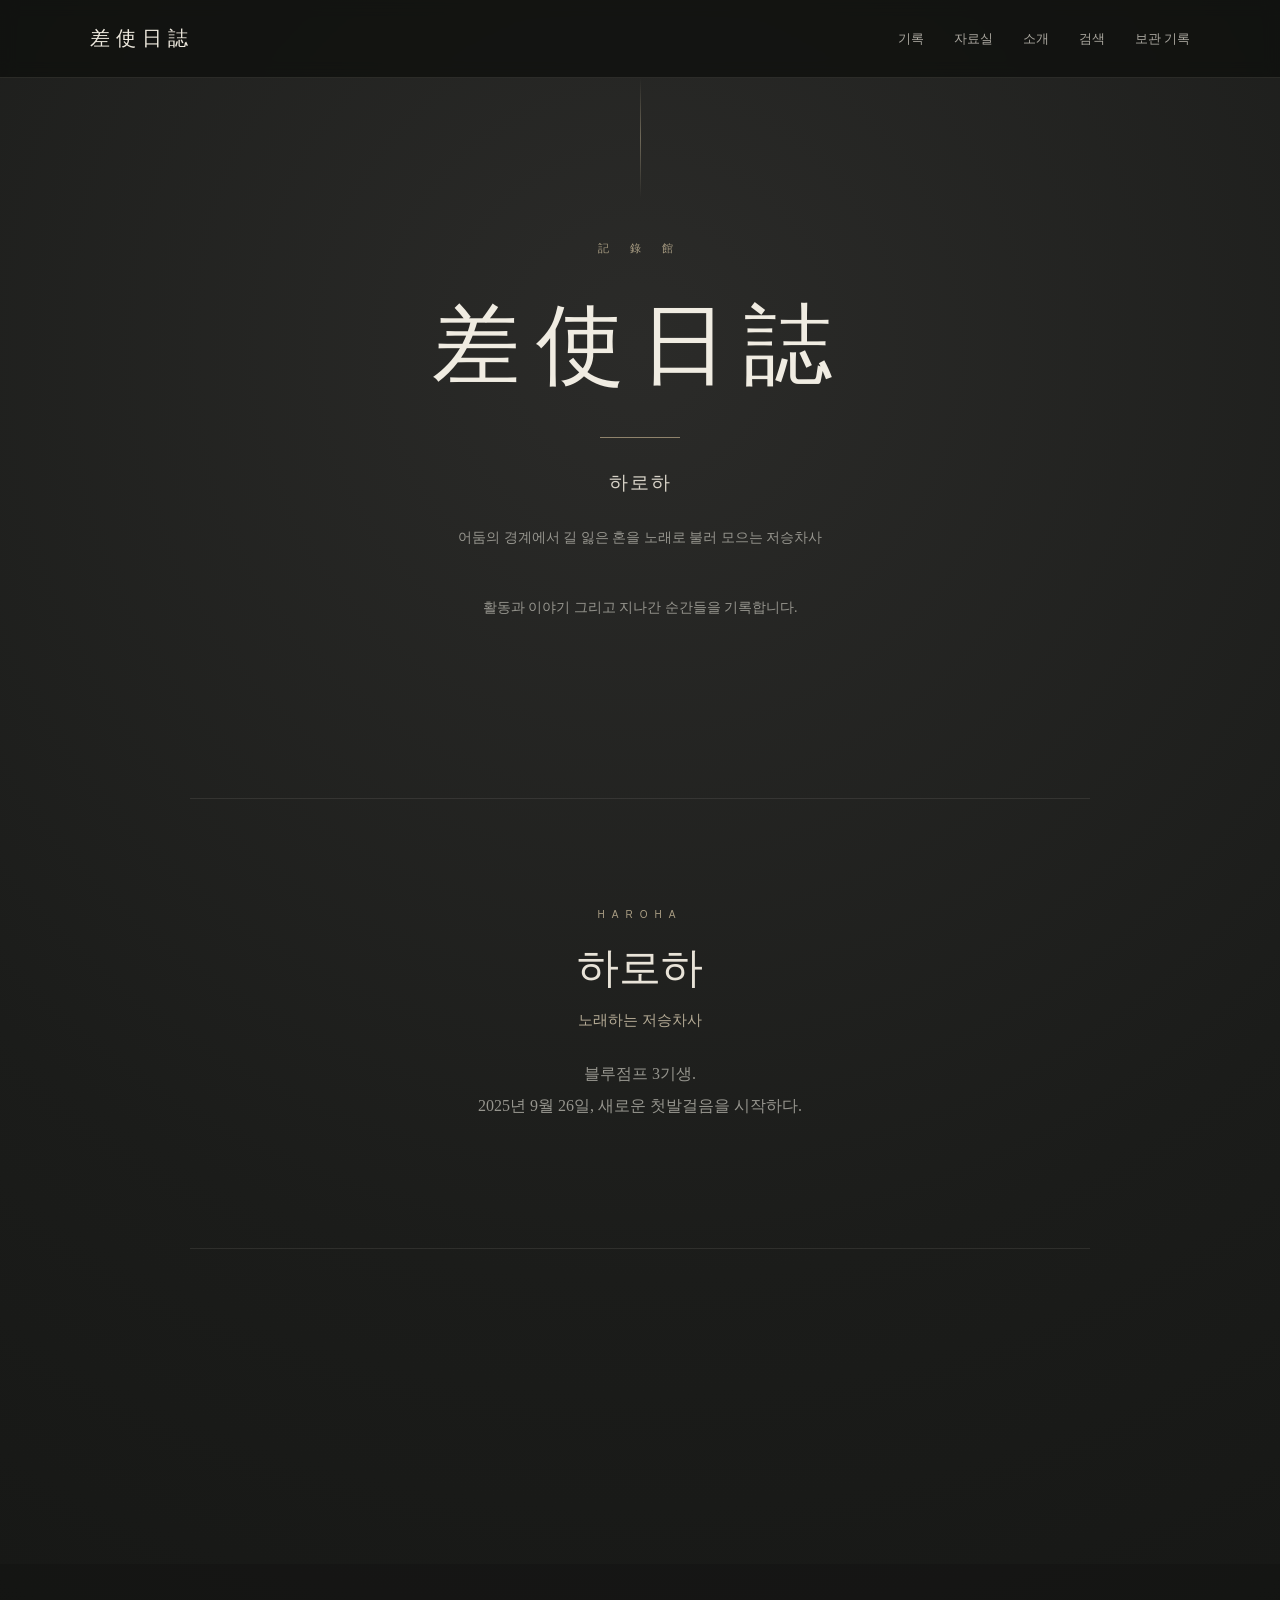
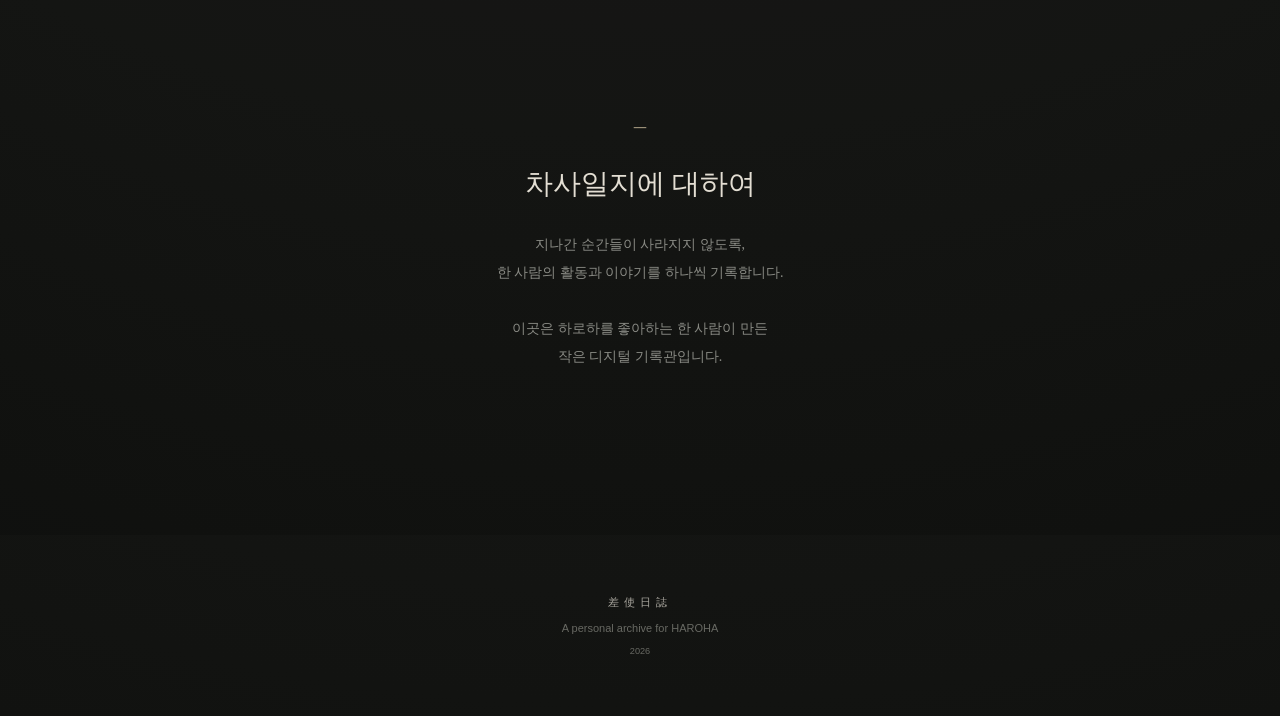
<file: index.html>
<!DOCTYPE html>
<html lang="ko">

<head>
    <meta charset="UTF-8">
    <meta name="viewport" content="width=device-width, initial-scale=1.0">

    <title>差使日誌 | 하로하 기록관</title>

    <link rel="stylesheet" href="style.css">
</head>


<body>

    <!-- 상단 메뉴 -->

    <header>

        <div class="logo">
            差使日誌
        </div>

        <nav>
            <a href="records.html">기록</a>
            <a href="resources.html">자료실</a>
            <a href="about.html">소개</a>
            <a href="search.html">검색</a>
            <a href="bookmarks.html">보관 기록</a>
        </nav>

    </header>


    <!-- 메인 -->

    <main>


        <!-- 첫 화면 -->

        <section class="hero">

            <div class="hero-mark">
                記 錄 館
            </div>

            <h1>
                差使日誌
            </h1>

            <div class="line"></div>

            <p class="hero-subtitle">
                하로하
            </p>

            <p class="hero-description">
                어둠의 경계에서 길 잃은 혼을 노래로 불러 모으는 저승차사
            </p>

            <p class="hero-description">
                    활동과 이야기 그리고 지나간 순간들을 기록합니다.
                </p>

        </section>



        <!-- 하로하 소개 -->

        <section class="profile">

            <div class="profile-label">
                HAROHA
            </div>

            <h2>
                하로하
            </h2>

            <p class="profile-title">
                노래하는 저승차사
            </p>

            <p class="profile-text">
                블루점프 3기생.<br>
                2025년 9월 26일, 새로운 첫발걸음을 시작하다.
            </p>

        </section>



        <!-- 최근 기록 -->

        <section class="recent">

            <div class="section-heading">

                </div>

            </article>


        </section>



        <!-- 사이트 소개 -->

        <section class="about">

            <div class="about-symbol">
                ㅡ
            </div>

            <h2>
                차사일지에 대하여
            </h2>

            <p>
                지나간 순간들이 사라지지 않도록,<br>
                한 사람의 활동과 이야기를 하나씩 기록합니다.
            </p>

            <p>
                이곳은 하로하를 좋아하는 한 사람이 만든<br>
                작은 디지털 기록관입니다.
            </p>

        </section>


    </main>



    <!-- 하단 -->

    <footer>

        <div>
            差使日誌
        </div>

        <p>
            A personal archive for HAROHA
        </p>

        <small>
            2026
        </small>

    </footer>


</body>

</html>
</file>
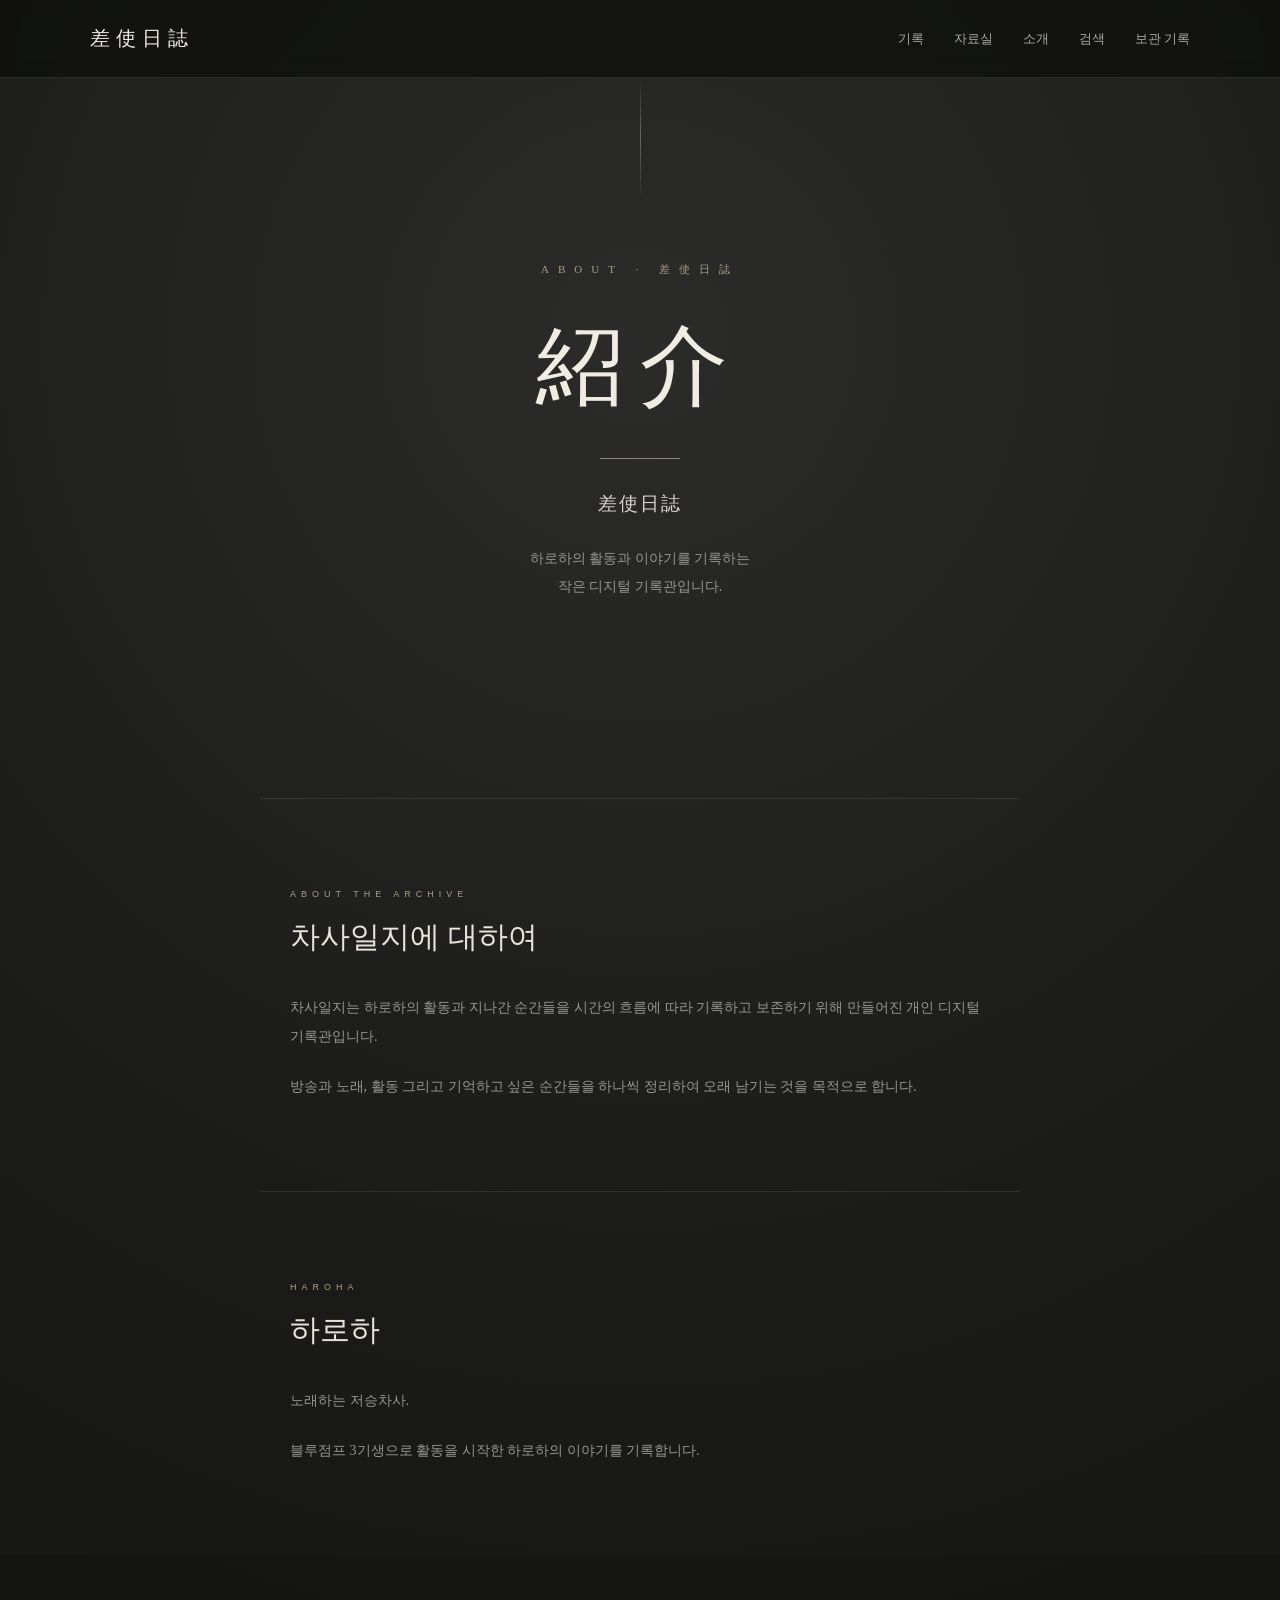
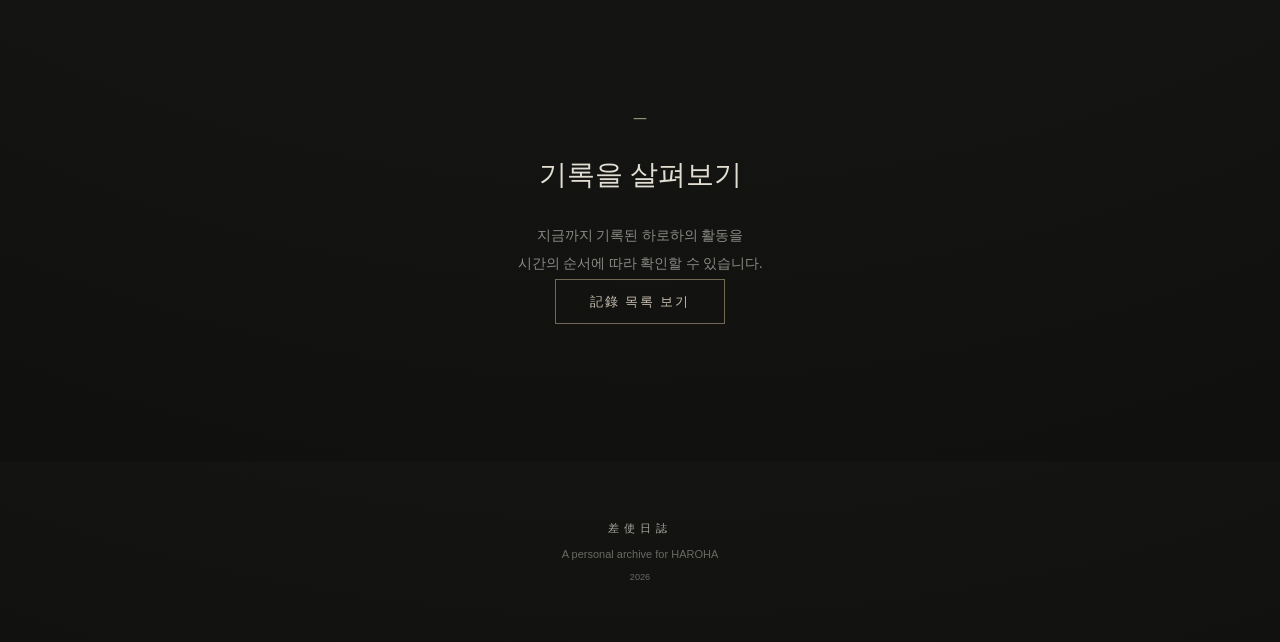
<file: about.html>
<!DOCTYPE html>
<html lang="ko">

<head>

    <meta charset="UTF-8">

    <meta name="viewport"
          content="width=device-width, initial-scale=1.0">

    <title>紹介 | 差使日誌</title>

    <link rel="stylesheet" href="style.css">

</head>


<body>


    <!-- =========================
         상단 메뉴
    ========================== -->

    <header>

        <a href="index.html" class="logo">
            差使日誌
        </a>


        <nav>
<nav>

    <!-- 기록 페이지 -->
    <a href="records.html">
        기록
    </a>

    <!-- 자료실 -->
    <a href="resources.html">
        자료실
    </a>

    <!-- 소개 페이지 -->
    <a href="about.html">
        소개
    </a>

    <!-- 검색 페이지 -->
    <a href="search.html">
        검색
    </a>

    <a href="bookmarks.html">
        보관 기록
    </a>
    
</nav>

    </header>



    <!-- =========================
         메인
    ========================== -->

    <main>


        <!-- =========================
             소개 제목
        ========================== -->

        <section class="hero">

            <div class="hero-mark">
                ABOUT · 差使日誌
            </div>


            <h1>
                紹介
            </h1>


            <div class="line"></div>


            <p class="hero-subtitle">
                差使日誌
            </p>


            <p class="hero-description">
                하로하의 활동과 이야기를 기록하는<br>
                작은 디지털 기록관입니다.
            </p>

        </section>



        <!-- =========================
             기록관 소개
        ========================== -->

        <section class="archive-section">


            <div class="archive-label">
                ABOUT THE ARCHIVE
            </div>


            <h2>
                차사일지에 대하여
            </h2>


            <p>
                차사일지는 하로하의 활동과 지나간 순간들을
                시간의 흐름에 따라 기록하고 보존하기 위해 만들어진
                개인 디지털 기록관입니다.
            </p>


            <p>
                방송과 노래, 활동 그리고 기억하고 싶은 순간들을
                하나씩 정리하여 오래 남기는 것을 목적으로 합니다.
            </p>


        </section>



        <!-- =========================
             하로하 소개
        ========================== -->

        <section class="archive-section">


            <div class="archive-label">
                HAROHA
            </div>


            <h2>
                하로하
            </h2>


            <p>
                노래하는 저승차사.
            </p>


            <p>
                블루점프 3기생으로 활동을 시작한
                하로하의 이야기를 기록합니다.
            </p>


        </section>



        <!-- =========================
             기록 페이지 이동
        ========================== -->

        <section class="about">


            <div class="about-symbol">
                ㅡ
            </div>


            <h2>
                기록을 살펴보기
            </h2>


            <p>
                지금까지 기록된 하로하의 활동을<br>
                시간의 순서에 따라 확인할 수 있습니다.
            </p>


            <a href="records.html" class="main-button">
                記錄 목록 보기
            </a>


        </section>


    </main>



    <!-- =========================
         하단
    ========================== -->

    <footer>


        <div>
            差使日誌
        </div>


        <p>
            A personal archive for HAROHA
        </p>


        <small>
            2026
        </small>


    </footer>


</body>

</html>
</file>
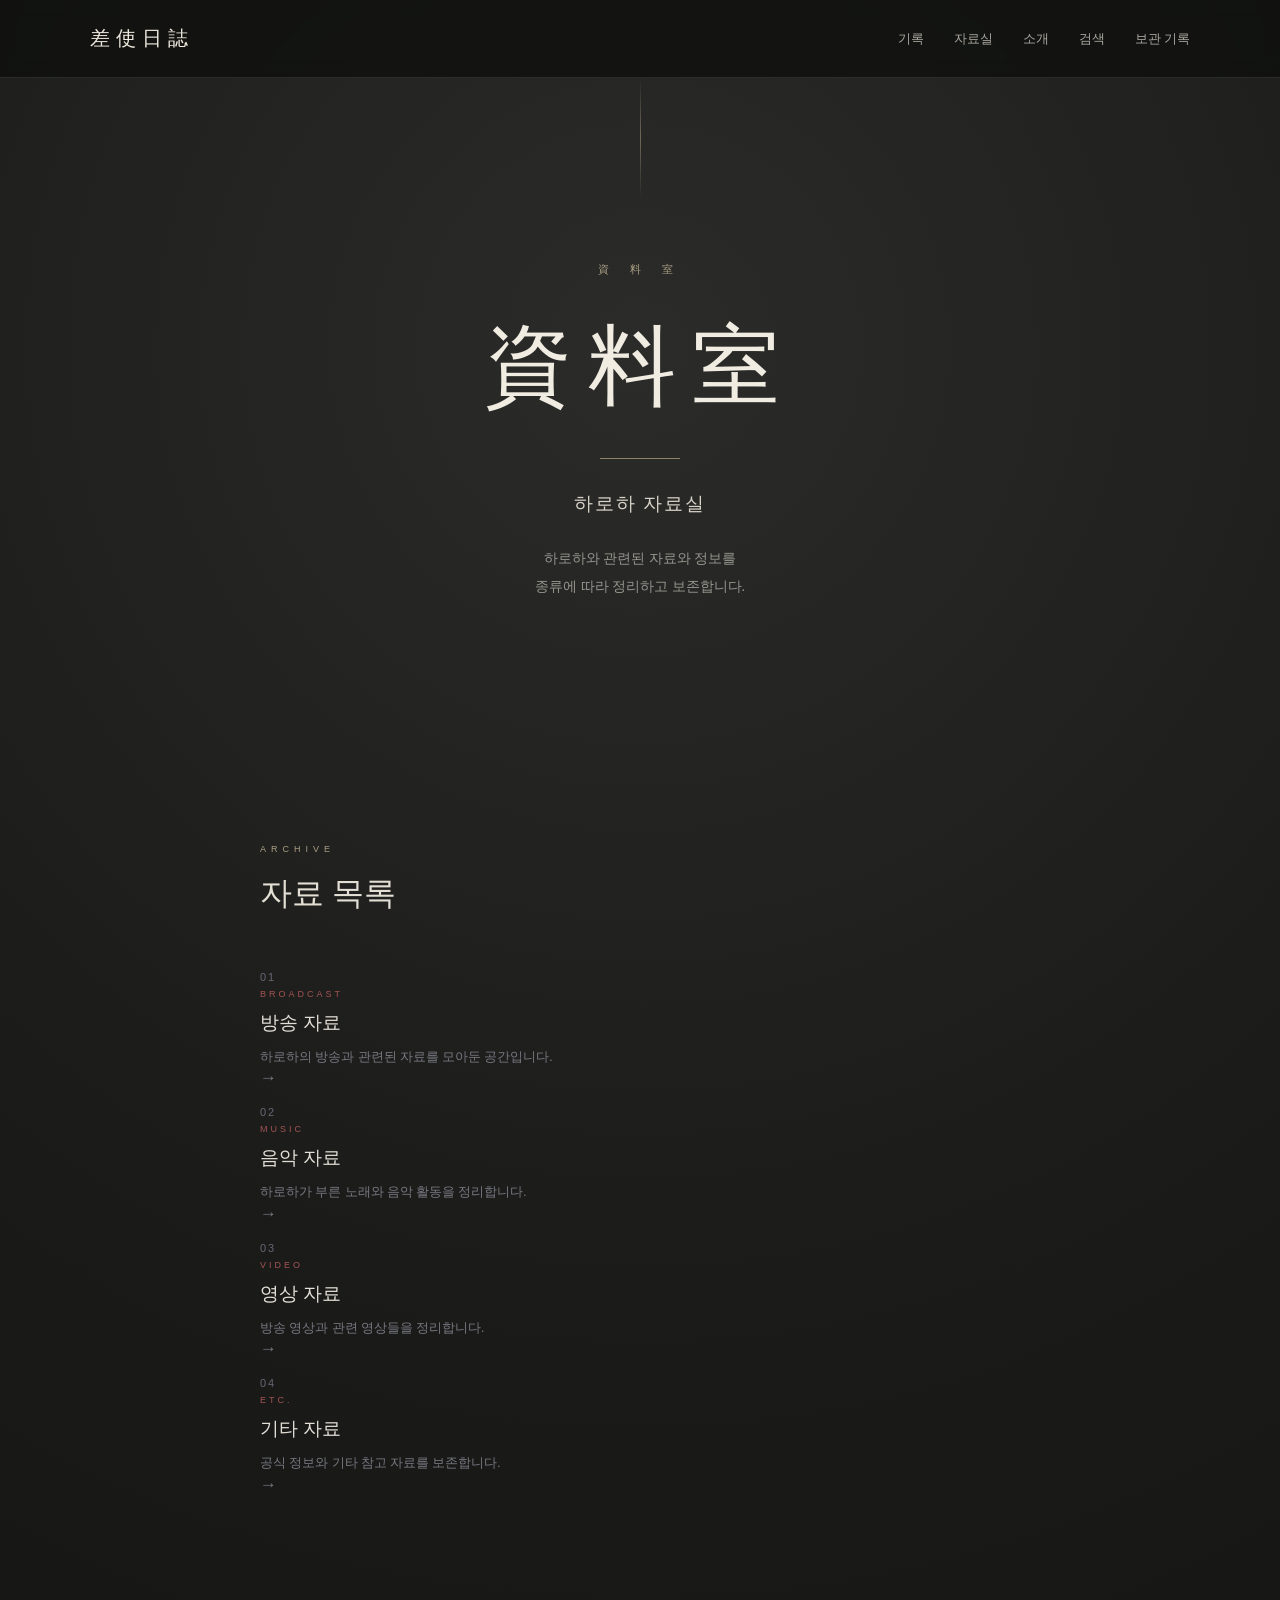
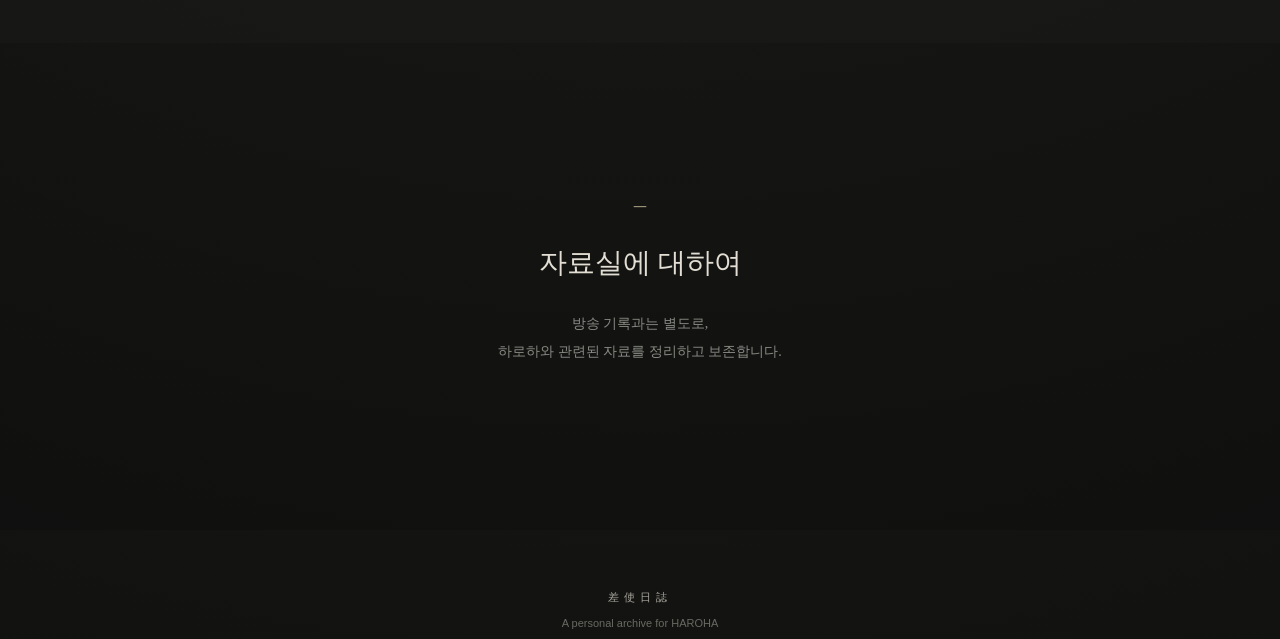
<file: archive.html>
<!DOCTYPE html>
<html lang="ko">

<head>

    <meta charset="UTF-8">

    <meta name="viewport"
          content="width=device-width, initial-scale=1.0">

    <title>資料室 | 差使日誌</title>

    <link rel="stylesheet" href="style.css">

</head>


<body>


    <!-- =========================
         상단 메뉴
    ========================== -->

    <header>

        <a href="index.html" class="logo">
            差使日誌
        </a>


        <nav>

            <a href="records.html">
                기록
            </a>

            <a href="archive.html">
                자료실
            </a>

            <a href="about.html">
                소개
            </a>

            <a href="search.html">
                검색
            </a>

            <a href="bookmarks.html">
                보관 기록
            </a>
            
        </nav>

    </header>



    <!-- =========================
         메인
    ========================== -->

    <main>


        <!-- =========================
             제목
        ========================== -->

        <section class="hero">

            <div class="hero-mark">
                資 料 室
            </div>


            <h1>
                資料室
            </h1>


            <div class="line"></div>


            <p class="hero-subtitle">
                하로하 자료실
            </p>


            <p class="hero-description">
                하로하와 관련된 자료와 정보를<br>
                종류에 따라 정리하고 보존합니다.
            </p>

        </section>



        <!-- =========================
             자료 목록
        ========================== -->

        <section class="record-index">


            <!-- 제목 -->

            <div class="section-heading">

                <span>
                    ARCHIVE
                </span>


                <h2>
                    자료 목록
                </h2>

            </div>



            <!-- =========================
                 방송 자료
            ========================== -->

            <a href="#" class="archive-card">

                <div class="archive-card-number">
                    01
                </div>


                <div class="archive-card-content">

                    <span>
                        BROADCAST
                    </span>


                    <h3>
                        방송 자료
                    </h3>


                    <p>
                        하로하의 방송과 관련된 자료를 모아둔 공간입니다.
                    </p>

                </div>


                <div class="archive-card-arrow">
                    →
                </div>

            </a>



            <!-- =========================
                 음악 자료
            ========================== -->

            <a href="#" class="archive-card">

                <div class="archive-card-number">
                    02
                </div>


                <div class="archive-card-content">

                    <span>
                        MUSIC
                    </span>


                    <h3>
                        음악 자료
                    </h3>


                    <p>
                        하로하가 부른 노래와 음악 활동을 정리합니다.
                    </p>

                </div>


                <div class="archive-card-arrow">
                    →
                </div>

            </a>



            <!-- =========================
                 영상 자료
            ========================== -->

            <a href="#" class="archive-card">

                <div class="archive-card-number">
                    03
                </div>


                <div class="archive-card-content">

                    <span>
                        VIDEO
                    </span>


                    <h3>
                        영상 자료
                    </h3>


                    <p>
                        방송 영상과 관련 영상들을 정리합니다.
                    </p>

                </div>


                <div class="archive-card-arrow">
                    →
                </div>

            </a>



            <!-- =========================
                 기타 자료
            ========================== -->

            <a href="#" class="archive-card">

                <div class="archive-card-number">
                    04
                </div>


                <div class="archive-card-content">

                    <span>
                        ETC.
                    </span>


                    <h3>
                        기타 자료
                    </h3>


                    <p>
                        공식 정보와 기타 참고 자료를 보존합니다.
                    </p>

                </div>


                <div class="archive-card-arrow">
                    →
                </div>

            </a>


        </section>



        <!-- =========================
             안내
        ========================== -->

        <section class="about">


            <div class="about-symbol">
                ㅡ
            </div>


            <h2>
                자료실에 대하여
            </h2>


            <p>
                방송 기록과는 별도로,<br>
                하로하와 관련된 자료를 정리하고 보존합니다.
            </p>


        </section>


    </main>



    <!-- =========================
         하단
    ========================== -->

    <footer>

        <div>
            差使日誌
        </div>


        <p>
            A personal archive for HAROHA
        </p>


        <small>
            2026
        </small>

    </footer>


</body>

</html>
</file>
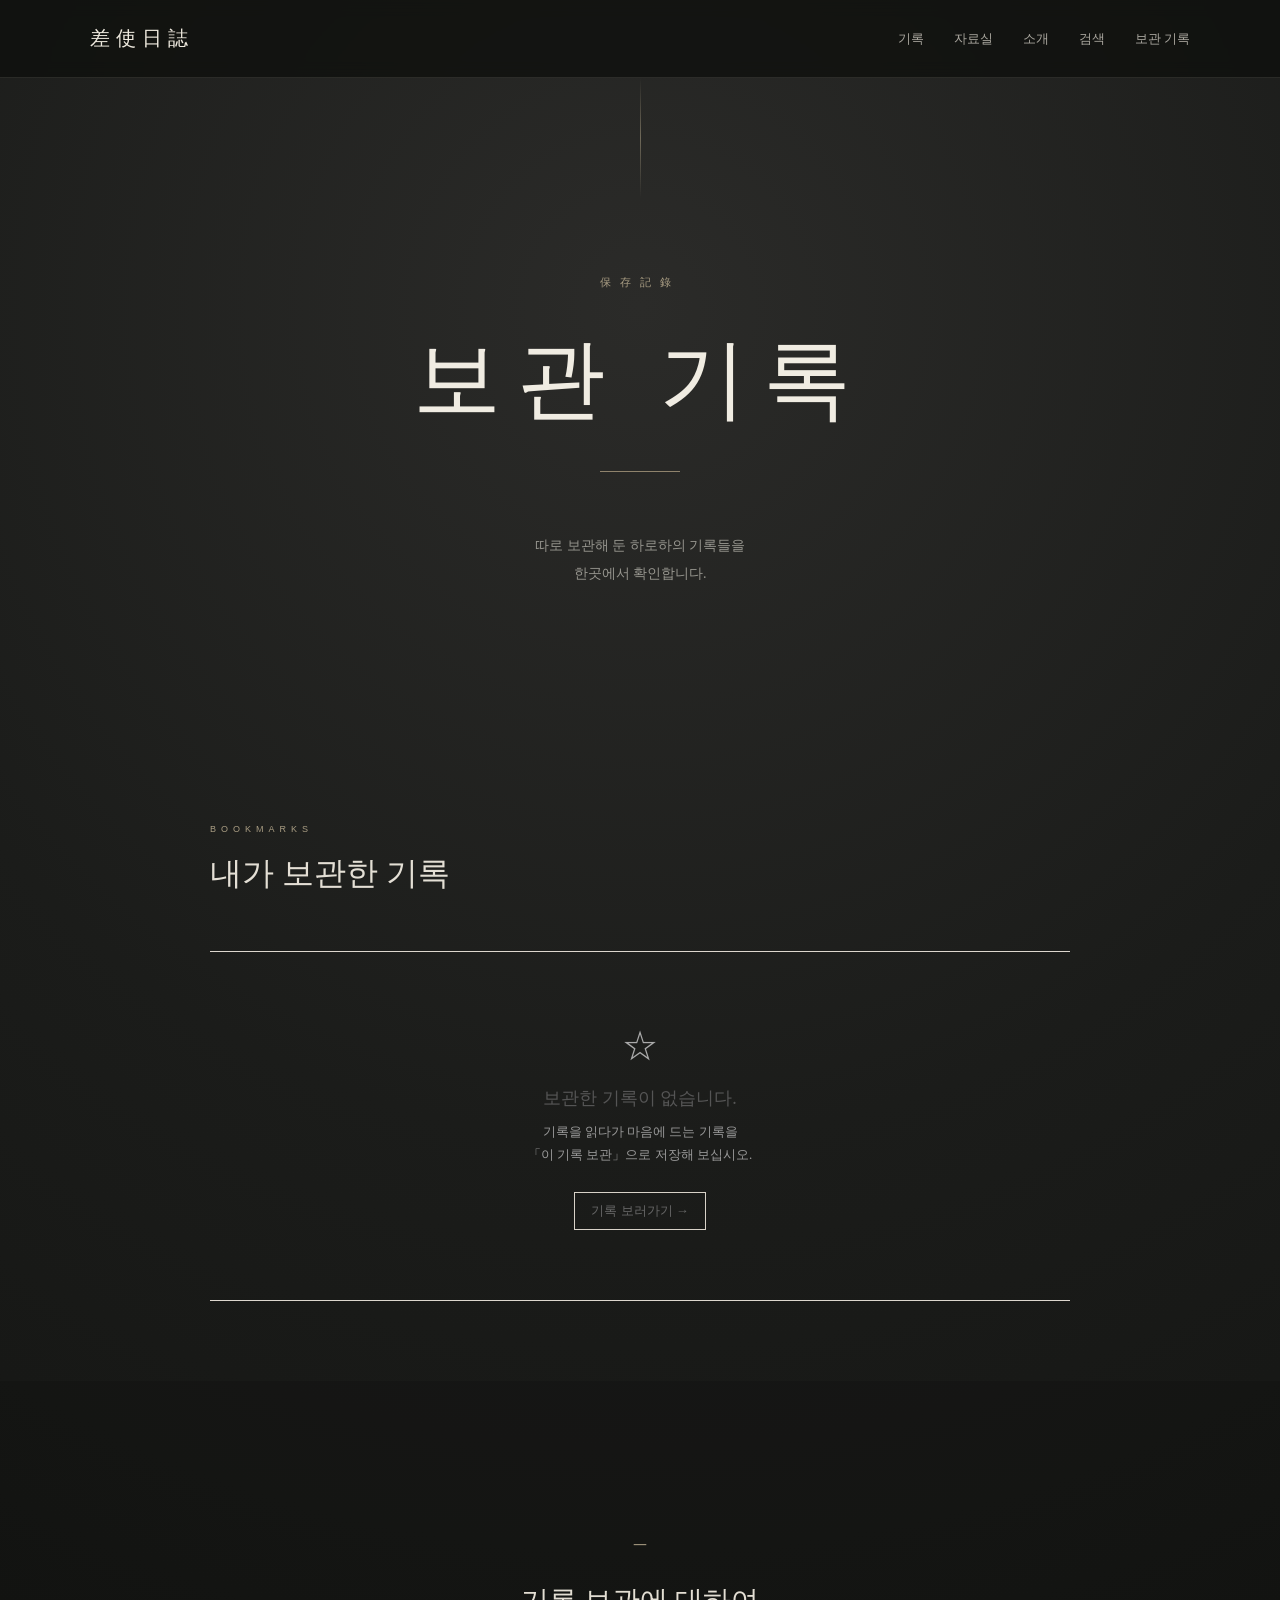
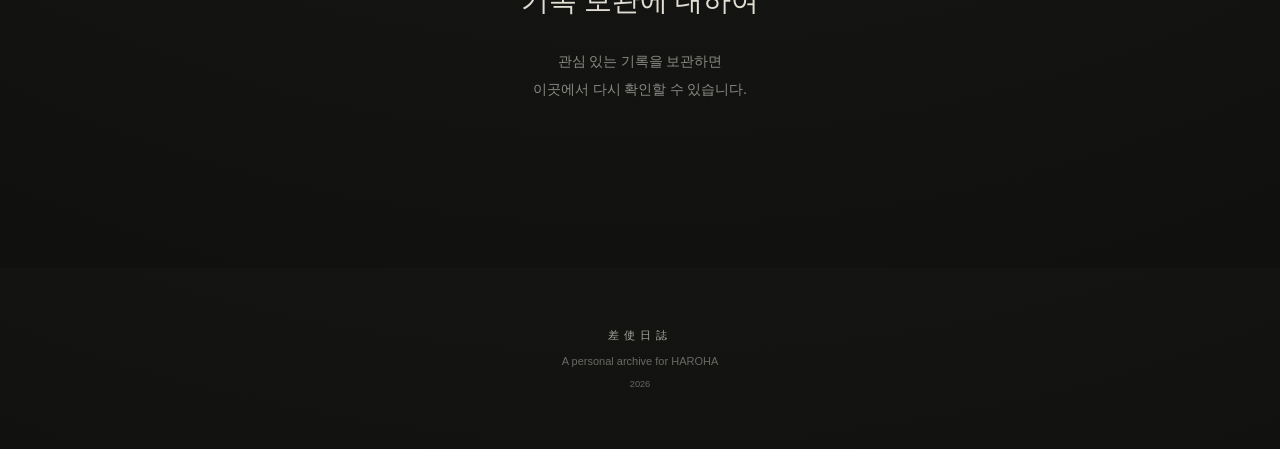
<file: bookmarks.html>
<!DOCTYPE html>
<html lang="ko">

<head>

    <meta charset="UTF-8">

    <meta name="viewport"
          content="width=device-width, initial-scale=1.0">

    <title>保存記錄 | 差使日誌</title>

    <link rel="stylesheet" href="style.css">

    <script src="bookmark.js" defer></script>

</head>


<body>


    <!-- =========================
         상단 메뉴
    ========================== -->

    <header>

        <a href="index.html" class="logo">
            差使日誌
        </a>


        <nav>

            <a href="records.html">
                기록
            </a>

            <a href="resources.html">
                자료실
            </a>

            <a href="about.html">
                소개
            </a>

            <a href="search.html">
                검색
            </a>

            <a href="bookmarks.html">
                보관 기록
            </a>

        </nav>

    </header>



    <!-- =========================
         메인
    ========================== -->

    <main>


        <!-- 제목 -->

        <section class="hero">

            <div class="hero-mark">
                保存記錄
            </div>


            <h1>
                보관 기록
            </h1>


            <div class="line"></div>


            <p class="hero-description">
                따로 보관해 둔 하로하의 기록들을<br>
                한곳에서 확인합니다.
            </p>

        </section>



        <!-- =========================
             보관 기록 목록
        ========================== -->

        <section class="bookmark-index">


            <div class="section-heading">

                <span>
                    BOOKMARKS
                </span>


                <h2>
                    내가 보관한 기록
                </h2>

            </div>


            <!-- 여기에 JavaScript가 기록을 넣음 -->

            <div id="bookmarkList">

                <p class="bookmark-empty">
                    보관한 기록을 불러오는 중...
                </p>

            </div>


        </section>



        <!-- =========================
             안내
        ========================== -->

        <section class="about">

            <div class="about-symbol">
                ㅡ
            </div>


            <h2>
                기록 보관에 대하여
            </h2>


            <p>
                관심 있는 기록을 보관하면<br>
                이곳에서 다시 확인할 수 있습니다.
            </p>

        </section>


    </main>



    <!-- =========================
         하단
    ========================== -->

    <footer>

        <div>
            差使日誌
        </div>


        <p>
            A personal archive for HAROHA
        </p>


        <small>
            2026
        </small>

    </footer>



    <!-- =========================
         보관 기록 표시
    ========================== -->

    <script>

        document.addEventListener(
            "DOMContentLoaded",
            function () {

                const list =
                    document.getElementById(
                        "bookmarkList"
                    );


                const saved =
                    localStorage.getItem(
                        "harohaBookmarks"
                    );


                let bookmarks = [];


                if (saved) {

                    try {

                        bookmarks =
                            JSON.parse(saved);

                    } catch (error) {

                        console.error(
                            "보관 기록을 불러오지 못했습니다.",
                            error
                        );

                    }

                }


                /*
                 * 보관 기록이 없을 경우
                 */

                if (bookmarks.length === 0) {

                    list.innerHTML = `

                        <div class="bookmark-empty-box">

                            <div class="bookmark-empty-symbol">
                                ☆
                            </div>

                            <h3>
                                보관한 기록이 없습니다.
                            </h3>

                            <p>
                                기록을 읽다가 마음에 드는 기록을<br>
                                「이 기록 보관」으로 저장해 보십시오.
                            </p>

                            <a
                                href="records.html"
                                class="bookmark-empty-link"
                            >
                                기록 보러가기 →
                            </a>

                        </div>

                    `;

                    return;

                }


                /*
                 * 결과 개수
                 */

                const count =
                    document.createElement(
                        "div"
                    );


                count.className =
                    "bookmark-count";


                count.textContent =
                    `보관 기록 ${bookmarks.length}건`;


                list.appendChild(count);



                /*
                 * 기록 표시
                 */

                bookmarks.forEach(
                    function (item) {

                        const record =
                            document.createElement(
                                "div"
                            );


                        record.className =
                            "bookmark-record";


                        record.innerHTML = `

                            <a
                                href="${item.url}"
                                class="bookmark-record-link"
                            >

                                <div class="bookmark-record-mark">
                                    記錄
                                    <strong>
                                        ${item.id}
                                    </strong>
                                </div>


                                <div class="bookmark-record-content">

                                    <span class="bookmark-record-date">
                                        ${item.date}
                                    </span>


                                    <h3>
                                        ${item.title}
                                    </h3>

                                </div>


                                <div class="bookmark-record-arrow">
                                    →
                                </div>

                            </a>


                            <button
                                type="button"
                                class="bookmark-remove"
                                data-id="${item.id}"
                            >
                                보관 해제
                            </button>

                        `;


                        list.appendChild(
                            record
                        );

                    }
                );



                /*
                 * 보관 해제
                 */

                document
                    .querySelectorAll(
                        ".bookmark-remove"
                    )
                    .forEach(
                        function (button) {

                            button.addEventListener(
                                "click",
                                function () {

                                    const id =
                                        this.dataset.id;


                                    const saved =
                                        localStorage.getItem(
                                            "harohaBookmarks"
                                        );


                                    if (!saved) {
                                        return;
                                    }


                                    let bookmarks =
                                        JSON.parse(saved);


                                    bookmarks =
                                        bookmarks.filter(
                                            function (item) {
                                                return item.id !== id;
                                            }
                                        );


                                    localStorage.setItem(
                                        "harohaBookmarks",
                                        JSON.stringify(
                                            bookmarks
                                        )
                                    );


                                    location.reload();

                                }
                            );

                        }
                    );

            }
        );

    </script>


</body>

</html>
</file>
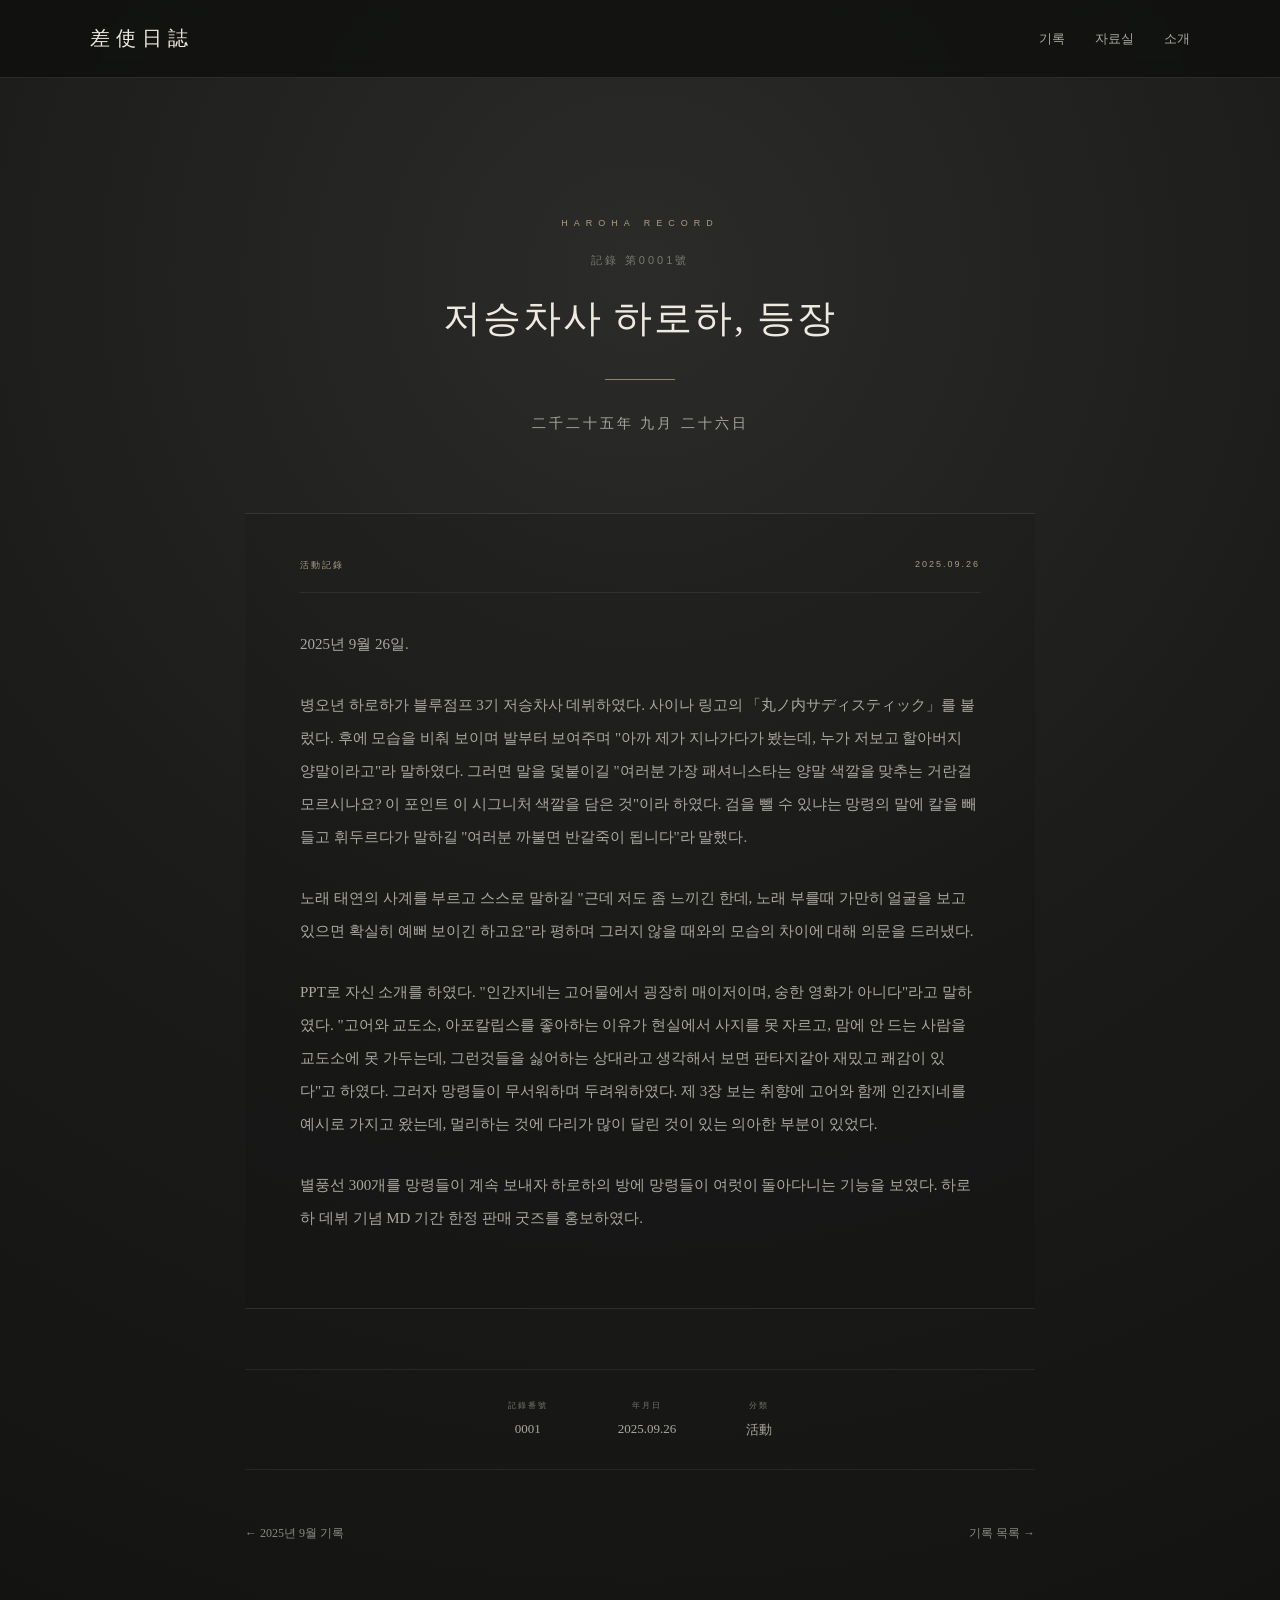
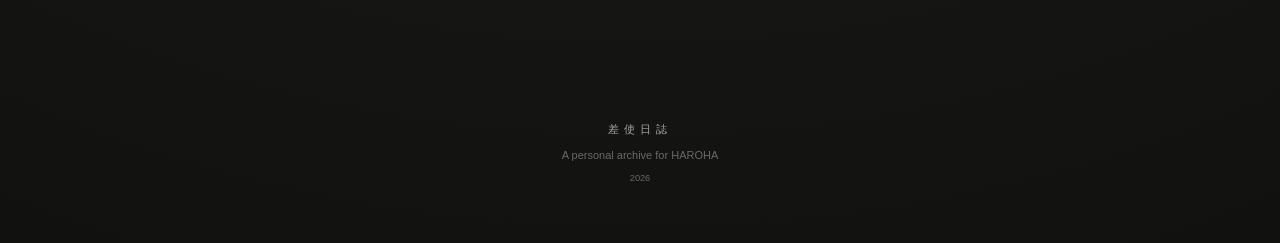
<file: record-0001.html>
<!DOCTYPE html>
<html lang="ko">

<head>

    <meta charset="UTF-8">

    <meta name="viewport"
          content="width=device-width, initial-scale=1.0">

    <title>記錄 第0001號 | 差使日誌</title>

    <link rel="stylesheet" href="style.css">

</head>


<body>


    <!-- 상단 메뉴 -->

    <header>

        <a href="index.html" class="logo">
            差使日誌
        </a>


        <nav>

            <a href="records.html">
                기록
            </a>

            <a href="#">
                자료실
            </a>

            <a href="about.html">
                소개
            </a>

        </nav>

    </header>



    <main>


        <!-- 기록 제목 -->

        <section class="record-detail">


            <div class="record-detail-mark">
                HAROHA RECORD
            </div>


            <p class="record-detail-number">
                記錄 第0001號
            </p>


            <h1>
                저승차사 하로하, 등장
            </h1>


            <div class="record-detail-line"></div>


            <p class="record-detail-date">
                二千二十五年 九月 二十六日
            </p>



            <!-- 기록 본문 -->

            <article class="record-document">


                <div class="document-heading">

                    <span>
                        活動記錄
                    </span>

                    <span>
                        2025.09.26
                    </span>

                </div>


                <p>
                    2025년 9월 26일.
                </p>


                <p>
                    병오년 하로하가 블루점프 3기 저승차사 데뷔하였다. 사이나 링고의 「丸ノ内サディスティック」를 불렀다.
후에 모습을 비춰 보이며 발부터 보여주며 "아까 제가 지나가다가 봤는데, 누가 저보고 할아버지 양말이라고"라 말하였다. 그러면 말을 덫붙이길 "여러분 가장 패셔니스타는 양말 색깔을 맞추는 거란걸 모르시나요? 이 포인트 이 시그니처 색깔을 담은 것"이라 하였다. 검을 뺄 수 있냐는 망령의 말에 칼을 빼들고 휘두르다가 말하길 "여러분 까불면 반갈죽이 됩니다"라 말했다.
                </p>


                <p>
                    노래 태연의 사계를 부르고 스스로 말하길 "근데 저도 좀 느끼긴 한데, 노래 부를때 가만히 얼굴을 보고 있으면 확실히 예뻐 보이긴 하고요"라 평하며 그러지 않을 때와의 모습의 차이에 대해 의문을 드러냈다.

                </p>


                <p>
                    PPT로 자신 소개를 하였다. "인간지네는 고어물에서 굉장히 매이저이며, 숭한 영화가 아니다"라고 말하였다. 
"고어와 교도소, 아포칼립스를 좋아하는 이유가 현실에서 사지를 못 자르고, 맘에 안 드는 사람을 교도소에 못 가두는데, 그런것들을 싫어하는 상대라고 생각해서 보면 판타지같아 재밌고 쾌감이 있다"고 하였다.  그러자 망령들이 무서워하며 두려워하였다.
제 3장 보는 취향에 고어와 함께 인간지네를 예시로 가지고 왔는데, 멀리하는 것에 다리가 많이 달린 것이 있는 의아한 부분이 있었다.

                </p>

                <p>
                    별풍선 300개를 망령들이 계속 보내자 하로하의 방에 망령들이 여럿이 돌아다니는 기능을 보였다. 하로하 데뷔 기념 MD 기간 한정 판매 굿즈를 홍보하였다.

                </p>

            </article>



            <!-- 기록 정보 -->

            <section class="record-information">


                <div>

                    <span>
                        記錄番號
                    </span>

                    <strong>
                        0001
                    </strong>

                </div>


                <div>

                    <span>
                        年月日
                    </span>

                    <strong>
                        2025.09.26
                    </strong>

                </div>


                <div>

                    <span>
                        分類
                    </span>

                    <strong>
                        活動
                    </strong>

                </div>


            </section>



            <!-- 이동 -->

            <div class="record-navigation">


                <a href="records-2025-09.html">
                    ← 2025년 9월 기록
                </a>


                <a href="records.html">
                    기록 목록 →
                </a>


            </div>


        </section>


    </main>



    <!-- 하단 -->

    <footer>

        <div>
            差使日誌
        </div>

        <p>
            A personal archive for HAROHA
        </p>

        <small>
            2026
        </small>

    </footer>


</body>

</html>
</file>
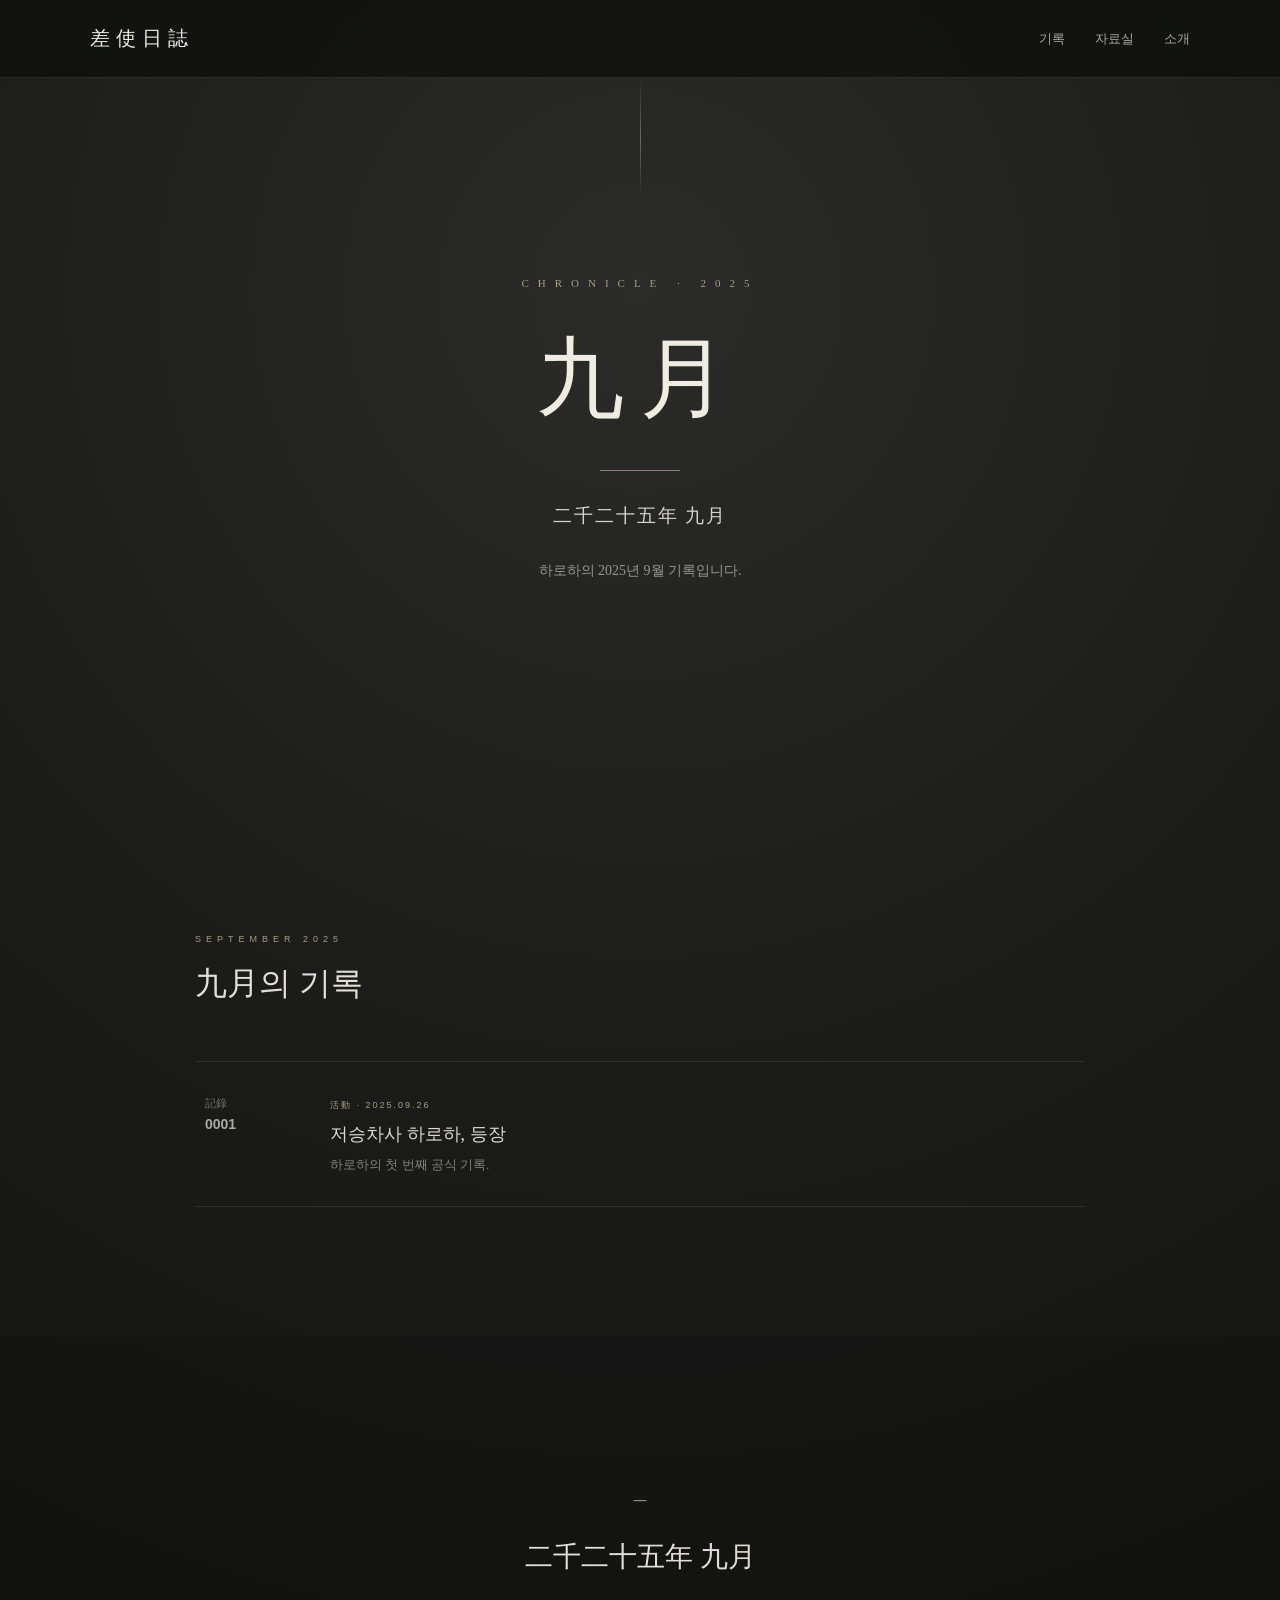
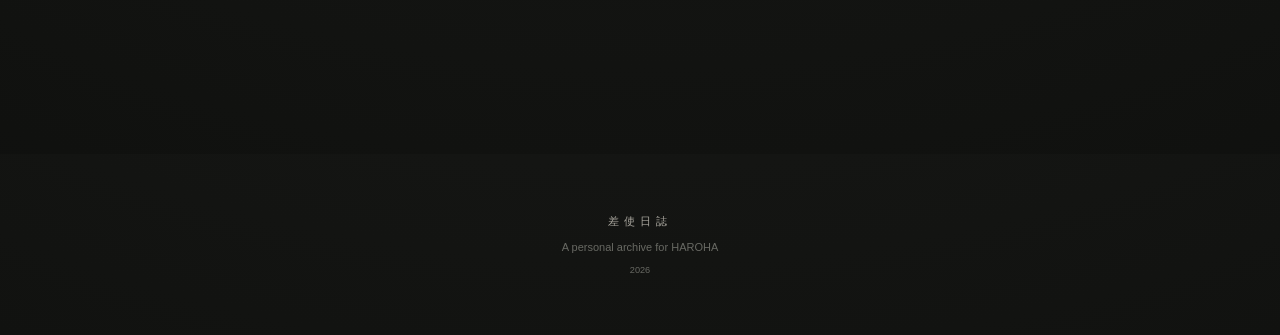
<file: record-2025-09.html>
<!DOCTYPE html>
<html lang="ko">

<head>
    <meta charset="UTF-8">
    <meta name="viewport" content="width=device-width, initial-scale=1.0">

    <title>2025年 9月 | 差使日誌</title>

    <link rel="stylesheet" href="style.css">
</head>


<body>


    <!-- 상단 메뉴 -->

    <header>

        <a href="index.html" class="logo">
            差使日誌
        </a>

        <nav>

            <a href="records.html">
                기록
            </a>

            <a href="#">
                자료실
            </a>

            <a href="about.html">
                소개
            </a>

        </nav>

    </header>



    <main>


        <!-- 월 제목 -->

        <section class="hero">

            <div class="hero-mark">
                CHRONICLE · 2025
            </div>

            <h1>
                九月
            </h1>

            <div class="line"></div>

            <p class="hero-subtitle">
                二千二十五年 九月
            </p>

            <p class="hero-description">

                하로하의 2025년 9월 기록입니다.

            </p>

        </section>



        <!-- 기록 목록 -->

        <section class="recent">


            <div class="section-heading">

                <span>
                    SEPTEMBER 2025
                </span>

                <h2>
                    九月의 기록
                </h2>

            </div>



            <!-- 기록 0001 -->

            <a href="record-0001.html" class="record">

                <div class="record-date">

                    記錄<br>

                    <strong>
                        0001
                    </strong>

                </div>


                <div class="record-content">

                    <span class="record-category">
                        活動 · 2025.09.26
                    </span>

                    <h3>
                        저승차사 하로하, 등장
                    </h3>

                    <p>
                        하로하의 첫 번째 공식 기록.
                    </p>

                </div>

            </a>


        </section>



        <!-- 안내 -->

        <section class="about">

            <div class="about-symbol">
                ㅡ
            </div>

            <h2>
                二千二十五年 九月
            </h2>

            <p>

        </section>


    </main>



    <!-- 하단 -->

    <footer>

        <div>
            差使日誌
        </div>

        <p>
            A personal archive for HAROHA
        </p>

        <small>
            2026
        </small>

    </footer>


</body>

</html>
</file>
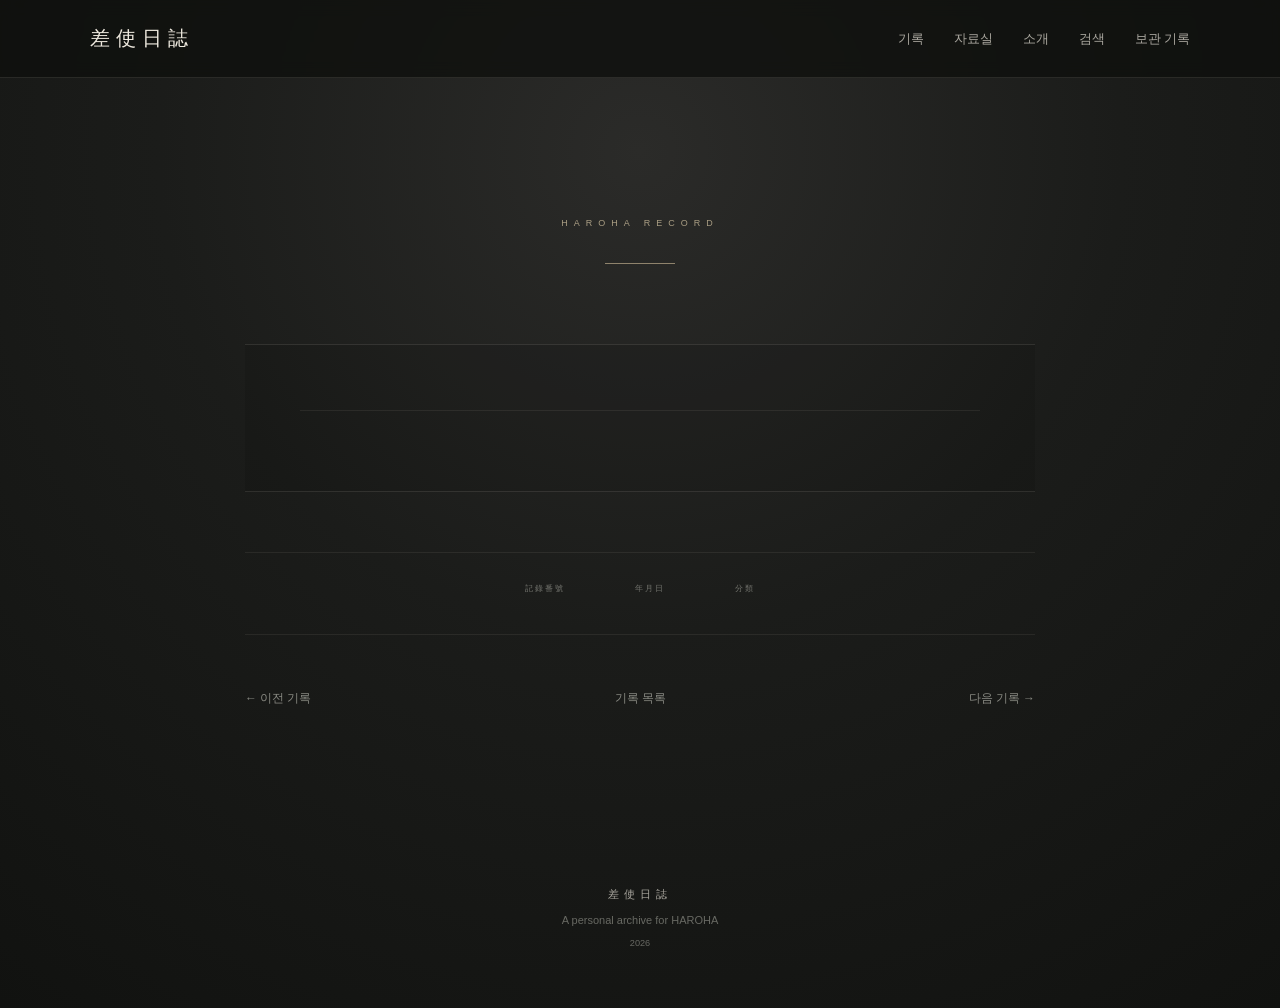
<file: record.html>
<!DOCTYPE html>
<html lang="ko">

<head>

    <meta charset="UTF-8">

    <meta name="viewport"
          content="width=device-width, initial-scale=1.0">

    <title>記錄 | 差使日誌</title>

    <link rel="stylesheet" href="style.css">

    <script src="records.js" defer></script>
    <script src="record.js" defer></script>
    <script src="bookmark.js" defer></script>

</head>


<body>


<header>

    <a href="index.html" class="logo">
        差使日誌
    </a>

    <nav>

        <a href="records.html">
            기록
        </a>

        <a href="resources.html">
            자료실
        </a>

        <a href="about.html">
            소개
        </a>

        <a href="search.html">
            검색
        </a>

        <a href="bookmarks.html">
            보관 기록
        </a>

    </nav>

</header>



<main>

    <section class="record-detail">

        <div class="record-detail-mark">
            HAROHA RECORD
        </div>


        <p class="record-detail-number"
           id="recordNumber">
        </p>


        <h1 id="recordTitle">
        </h1>


        <div class="record-detail-line"></div>


        <p class="record-detail-date"
           id="recordDateKorean">
        </p>



        <article class="record-document">


            <div class="document-heading">

                <span id="recordCategory">
                </span>

                <span id="recordDate">
                </span>

            </div>


            <div id="recordContent">
            </div>


        </article>



        <section class="record-information">


            <div>

                <span>
                    記錄番號
                </span>

                <strong id="recordInfoNumber">
                </strong>

            </div>


            <div>

                <span>
                    年月日
                </span>

                <strong id="recordInfoDate">
                </strong>

            </div>


            <div>

                <span>
                    分類
                </span>

                <strong id="recordInfoCategory">
                </strong>

            </div>


        </section>



        <div class="record-navigation">

            <a id="previousRecord">
                ← 이전 기록
            </a>


            <a href="records.html">
                기록 목록
            </a>


            <a id="nextRecord">
                다음 기록 →
            </a>

        </div>


    </section>

</main>



<footer>

    <div>
        差使日誌
    </div>

    <p>
        A personal archive for HAROHA
    </p>

    <small>
        2026
    </small>

</footer>


</body>

</html>
</file>
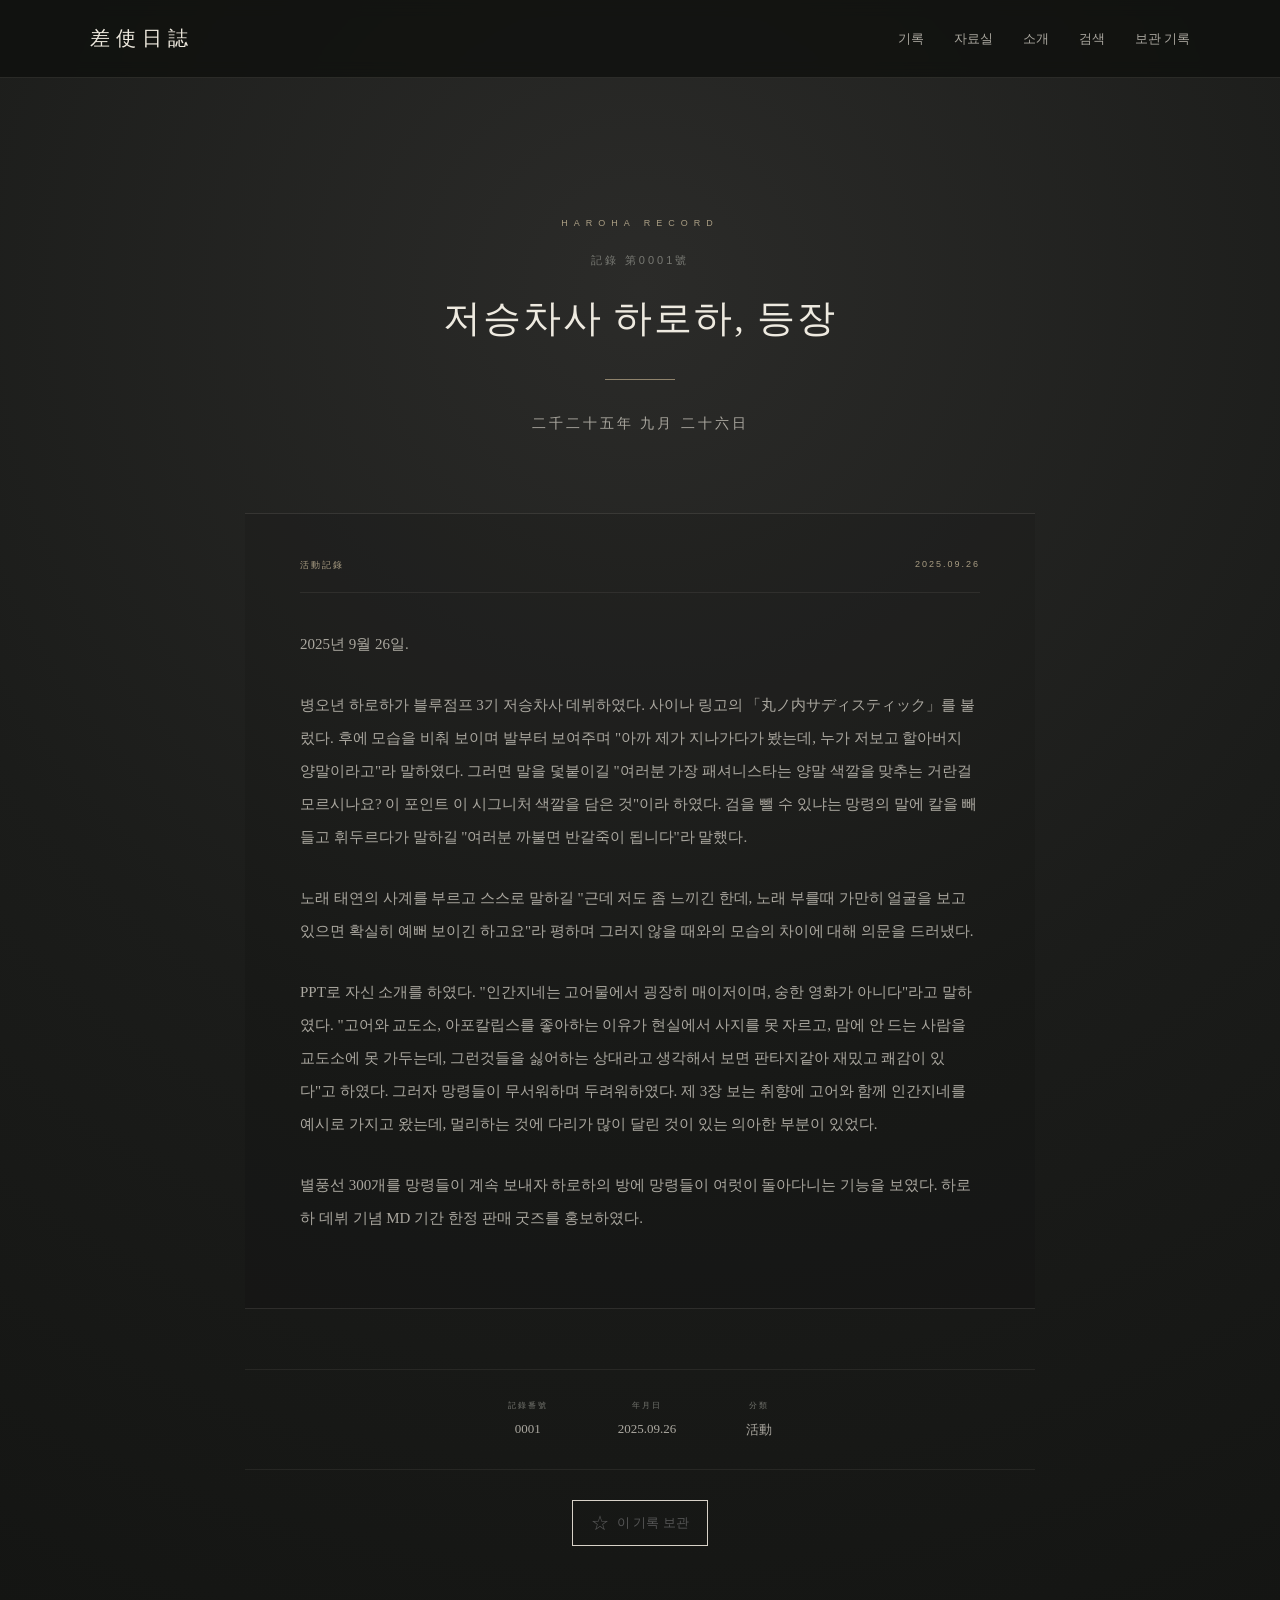
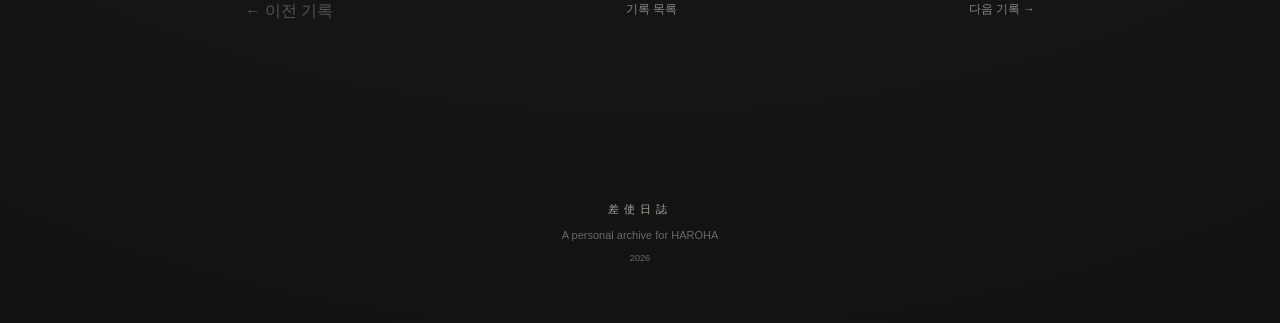
<file: records-0001.html>
<!DOCTYPE html>
<html lang="ko">

<head>

    <meta charset="UTF-8">

    <meta name="viewport"
          content="width=device-width, initial-scale=1.0">

    <title>記錄 第0001號 | 差使日誌</title>

    <link rel="stylesheet" href="style.css">

    <script src="bookmark.js" defer></script>

</head>


<body>


    <!-- 상단 메뉴 -->

    <header>

        <a href="index.html" class="logo">
            差使日誌
        </a>


        <nav>

            <a href="records.html">
                기록
            </a>

            <a href="resources.html">
                자료실
            </a>

            <a href="about.html">
                소개
            </a>

            <a href="search.html">
                검색
            </a>

            <a href="bookmarks.html">
                보관 기록
            </a>
            
        </nav>

    </header>



    <main>


        <!-- 기록 제목 -->

        <section class="record-detail">


            <div class="record-detail-mark">
                HAROHA RECORD
            </div>


            <p class="record-detail-number">
                記錄 第0001號
            </p>


            <h1>
                저승차사 하로하, 등장
            </h1>


            <div class="record-detail-line"></div>


            <p class="record-detail-date">
                二千二十五年 九月 二十六日
            </p>



            <!-- 기록 본문 -->

            <article class="record-document">


                <div class="document-heading">

                    <span>
                        活動記錄
                    </span>

                    <span>
                        2025.09.26
                    </span>

                </div>


                <p>
                    2025년 9월 26일.
                </p>


                <p>
                    병오년 하로하가 블루점프 3기 저승차사 데뷔하였다. 사이나 링고의 「丸ノ内サディスティック」를 불렀다.
                    후에 모습을 비춰 보이며 발부터 보여주며 "아까 제가 지나가다가 봤는데, 누가 저보고 할아버지 양말이라고"라 말하였다.
                    그러면 말을 덫붙이길 "여러분 가장 패셔니스타는 양말 색깔을 맞추는 거란걸 모르시나요? 이 포인트 이 시그니처 색깔을 담은 것"이라 하였다.
                    검을 뺄 수 있냐는 망령의 말에 칼을 빼들고 휘두르다가 말하길 "여러분 까불면 반갈죽이 됩니다"라 말했다.
                </p>


                <p>
                    노래 태연의 사계를 부르고 스스로 말하길 "근데 저도 좀 느끼긴 한데, 노래 부를때 가만히 얼굴을 보고 있으면 확실히 예뻐 보이긴 하고요"라 평하며 그러지 않을 때와의 모습의 차이에 대해 의문을 드러냈다.
                </p>


                <p>
                    PPT로 자신 소개를 하였다. "인간지네는 고어물에서 굉장히 매이저이며, 숭한 영화가 아니다"라고 말하였다.
                    "고어와 교도소, 아포칼립스를 좋아하는 이유가 현실에서 사지를 못 자르고, 맘에 안 드는 사람을 교도소에 못 가두는데,
                    그런것들을 싫어하는 상대라고 생각해서 보면 판타지같아 재밌고 쾌감이 있다"고 하였다.
                    그러자 망령들이 무서워하며 두려워하였다.
                    제 3장 보는 취향에 고어와 함께 인간지네를 예시로 가지고 왔는데, 멀리하는 것에 다리가 많이 달린 것이 있는 의아한 부분이 있었다.
                </p>


                <p>
                    별풍선 300개를 망령들이 계속 보내자 하로하의 방에 망령들이 여럿이 돌아다니는 기능을 보였다.
                    하로하 데뷔 기념 MD 기간 한정 판매 굿즈를 홍보하였다.
                </p>


            </article>



            <!-- 기록 정보 -->

            <section class="record-information">


                <div>

                    <span>
                        記錄番號
                    </span>

                    <strong>
                        0001
                    </strong>

                </div>


                <div>

                    <span>
                        年月日
                    </span>

                    <strong>
                        2025.09.26
                    </strong>

                </div>


                <div>

                    <span>
                        分類
                    </span>

                    <strong>
                        活動
                    </strong>

                </div>


            </section>



            <!-- 북마크 -->

            <div class="record-bookmark">

                <button
                    type="button"
                    class="bookmark-button"
                    onclick="toggleBookmark(
                        '0001',
                        '저승차사 하로하, 등장',
                        '2025.09.26',
                        'records-0001.html'
                    )">

                    <span class="bookmark-icon">
                        ☆
                    </span>

                    <span class="bookmark-text">
                        이 기록 보관
                    </span>

                </button>

            </div>



            <!-- 이동 -->

            <div class="record-navigation">

                <span class="record-nav-disabled">
                    ← 이전 기록
                </span>


                <a href="records.html">
                    기록 목록
                </a>


                <a href="records-0002.html">
                    다음 기록 →
                </a>

            </div>


        </section>


    </main>



    <!-- 하단 -->

    <footer>

        <div>
            差使日誌
        </div>

        <p>
            A personal archive for HAROHA
        </p>

        <small>
            2026
        </small>

    </footer>


</body>

</html>
</file>
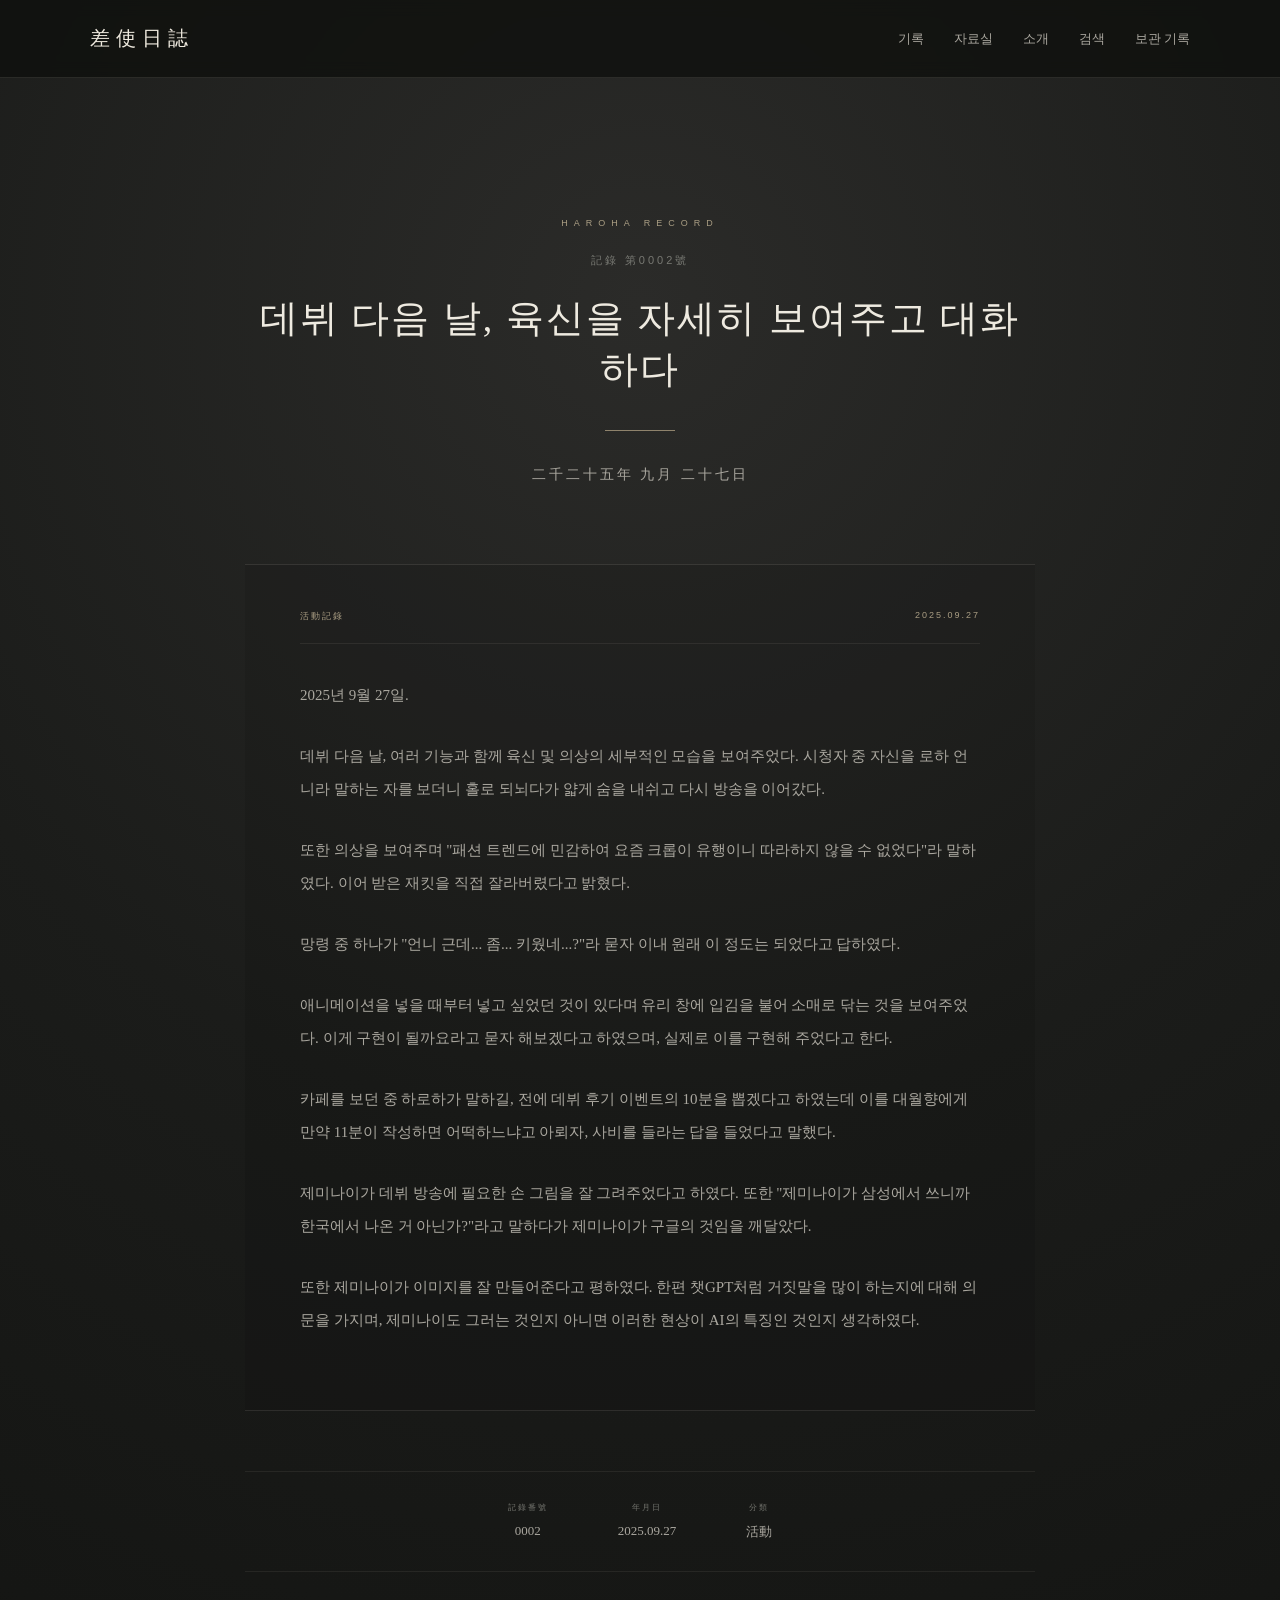
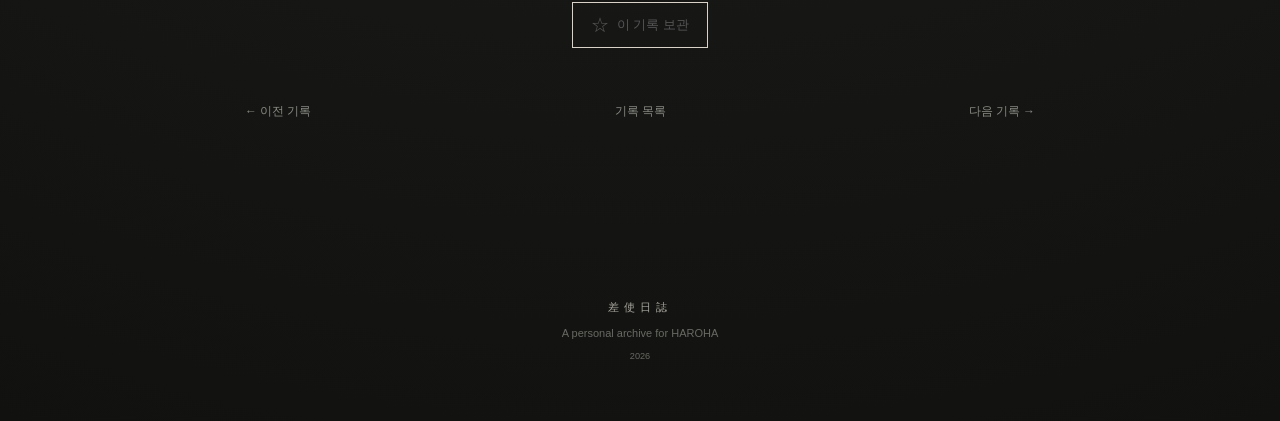
<file: records-0002.html>
<!DOCTYPE html>
<html lang="ko">

<head>

    <meta charset="UTF-8">

    <meta name="viewport"
          content="width=device-width, initial-scale=1.0">

    <title>記錄 第0002號 | 差使日誌</title>

    <link rel="stylesheet" href="style.css">

    <script src="bookmark.js" defer></script>

</head>


<body>


    <!-- 상단 메뉴 -->

    <header>

        <a href="index.html" class="logo">
            差使日誌
        </a>


        <nav>

            <a href="records.html">
                기록
            </a>

            <a href="resources.html">
                자료실
            </a>

            <a href="about.html">
                소개
            </a>

            <a href="search.html">
                검색
            </a>

            <a href="bookmarks.html">
                보관 기록
            </a>

        </nav>

    </header>



    <main>


        <!-- 기록 제목 -->

        <section class="record-detail">


            <div class="record-detail-mark">
                HAROHA RECORD
            </div>


            <p class="record-detail-number">
                記錄 第0002號
            </p>


            <h1>
                데뷔 다음 날, 육신을 자세히 보여주고 대화하다
            </h1>


            <div class="record-detail-line"></div>


            <p class="record-detail-date">
                二千二十五年 九月 二十七日
            </p>



            <!-- 기록 본문 -->

            <article class="record-document">


                <div class="document-heading">

                    <span>
                        活動記錄
                    </span>

                    <span>
                        2025.09.27
                    </span>

                </div>


                <p>
                    2025년 9월 27일.
                </p>


                <p>
                    데뷔 다음 날, 여러 기능과 함께 육신 및 의상의 세부적인 모습을 보여주었다. 시청자 중 자신을 로하 언니라 말하는 자를 보더니 홀로 되뇌다가 얇게 숨을 내쉬고 다시 방송을 이어갔다.
                </p>


                <p>
                    또한 의상을 보여주며 "패션 트렌드에 민감하여 요즘 크롭이 유행이니 따라하지 않을 수 없었다"라 말하였다. 이어 받은 재킷을 직접 잘라버렸다고 밝혔다.
                </p>


                <p>
                    망령 중 하나가 "언니 근데... 좀... 키웠네...?"라 묻자 이내 원래 이 정도는 되었다고 답하였다.
                </p>


                <p>
                    애니메이션을 넣을 때부터 넣고 싶었던 것이 있다며 유리 창에 입김을 불어 소매로 닦는 것을 보여주었다. 이게 구현이 될까요라고 묻자 해보겠다고 하였으며, 실제로 이를 구현해 주었다고 한다.
                </p>


                <p>
                    카페를 보던 중 하로하가 말하길, 전에 데뷔 후기 이벤트의 10분을 뽑겠다고 하였는데 이를 대월향에게 만약 11분이 작성하면 어떡하느냐고 아뢰자, 사비를 들라는 답을 들었다고 말했다.
                </p>


                <p>
                    제미나이가 데뷔 방송에 필요한 손 그림을 잘 그려주었다고 하였다. 또한 "제미나이가 삼성에서 쓰니까 한국에서 나온 거 아닌가?"라고 말하다가 제미나이가 구글의 것임을 깨달았다.
                </p>


                <p>
                    또한 제미나이가 이미지를 잘 만들어준다고 평하였다. 한편 챗GPT처럼 거짓말을 많이 하는지에 대해 의문을 가지며, 제미나이도 그러는 것인지 아니면 이러한 현상이 AI의 특징인 것인지 생각하였다.
                </p>


            </article>



            <!-- 기록 정보 -->

            <section class="record-information">


                <div>

                    <span>
                        記錄番號
                    </span>

                    <strong>
                        0002
                    </strong>

                </div>


                <div>

                    <span>
                        年月日
                    </span>

                    <strong>
                        2025.09.27
                    </strong>

                </div>


                <div>

                    <span>
                        分類
                    </span>

                    <strong>
                        活動
                    </strong>

                </div>


            </section>



            <!-- 북마크 -->

            <div class="record-bookmark">

                <button
                    type="button"
                    class="bookmark-button"
                    onclick="toggleBookmark(
                        '0002',
                        '데뷔 다음 날, 육신을 자세히 보여주고 대화하다',
                        '2025.09.27',
                        'records-0002.html'
                    )">

                    <span class="bookmark-icon">
                        ☆
                    </span>

                    <span class="bookmark-text">
                        이 기록 보관
                    </span>

                </button>

            </div>



            <!-- 이동 -->

            <div class="record-navigation">

                <a href="records-0001.html">
                    ← 이전 기록
                </a>


                <a href="records.html">
                    기록 목록
                </a>


                <a href="records-0003.html">
                    다음 기록 →
                </a>

            </div>


        </section>


    </main>



    <!-- 하단 -->

    <footer>

        <div>
            差使日誌
        </div>

        <p>
            A personal archive for HAROHA
        </p>

        <small>
            2026
        </small>

    </footer>


</body>

</html>
</file>
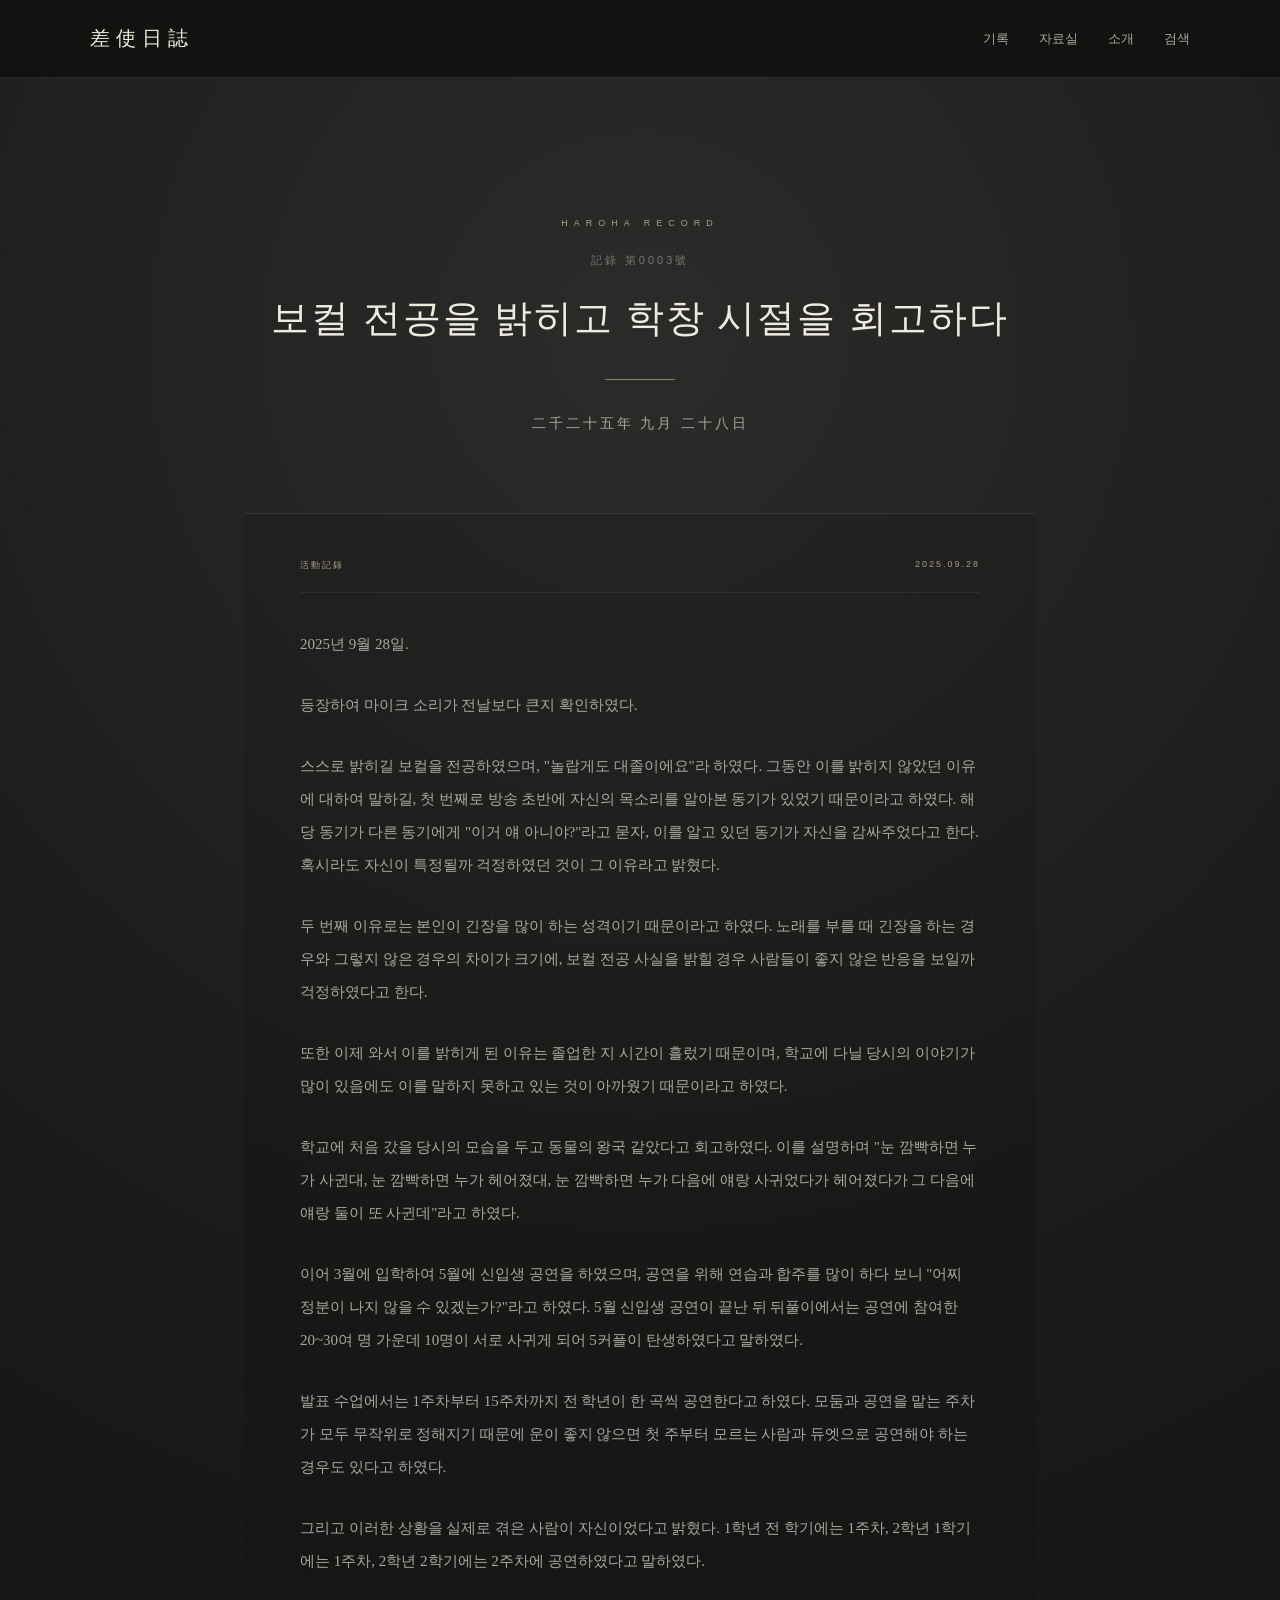
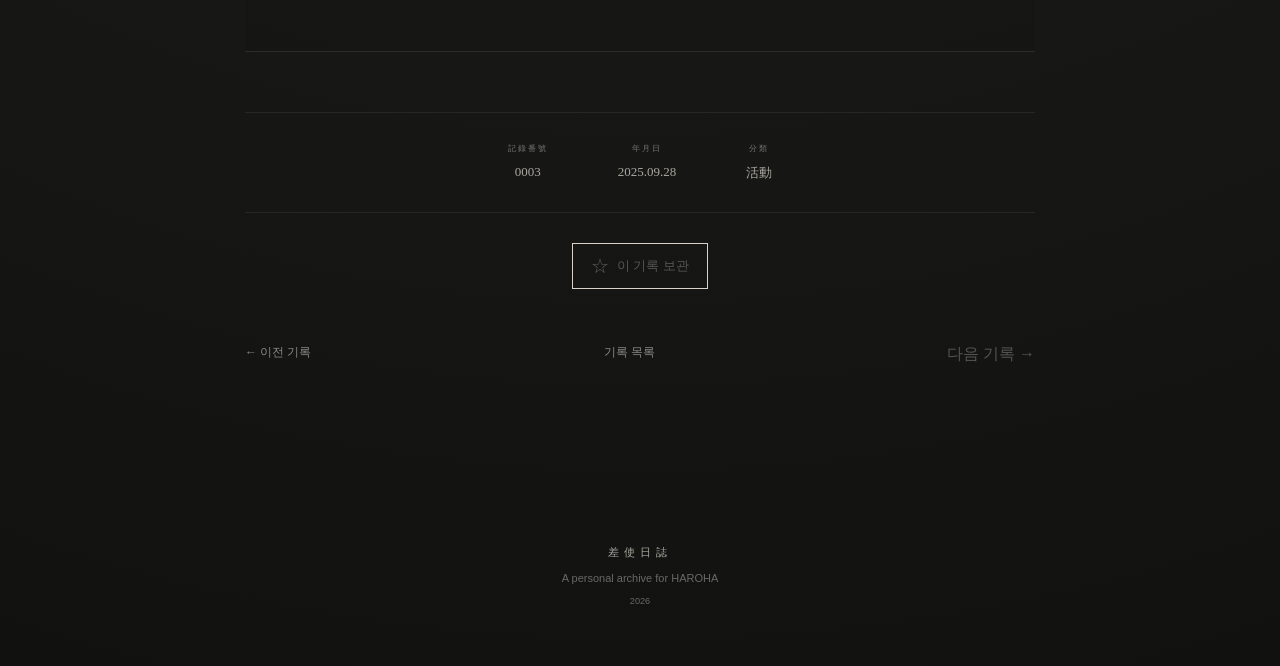
<file: records-0003.html>
<!DOCTYPE html>
<html lang="ko">

<head>

    <meta charset="UTF-8">

    <meta name="viewport"
          content="width=device-width, initial-scale=1.0">

    <title>記錄 第0003號 | 差使日誌</title>

    <link rel="stylesheet" href="style.css">

    <script src="bookmark.js" defer></script>

</head>


<body>


    <!-- 상단 메뉴 -->

    <header>

        <a href="index.html" class="logo">
            差使日誌
        </a>


        <nav>

            <a href="records.html">
                기록
            </a>

            <a href="resources.html">
                자료실
            </a>

            <a href="about.html">
                소개
            </a>

            <a href="search.html">
                검색
            </a>

        </nav>

    </header>



    <main>


        <!-- 기록 제목 -->

        <section class="record-detail">


            <div class="record-detail-mark">
                HAROHA RECORD
            </div>


            <p class="record-detail-number">
                記錄 第0003號
            </p>


            <h1>
                보컬 전공을 밝히고 학창 시절을 회고하다
            </h1>


            <div class="record-detail-line"></div>


            <p class="record-detail-date">
                二千二十五年 九月 二十八日
            </p>



            <!-- 기록 본문 -->

            <article class="record-document">


                <div class="document-heading">

                    <span>
                        活動記錄
                    </span>

                    <span>
                        2025.09.28
                    </span>

                </div>


                <p>
                    2025년 9월 28일.
                </p>


                <p>
                    등장하여 마이크 소리가 전날보다 큰지 확인하였다.
                </p>


                <p>
                    스스로 밝히길 보컬을 전공하였으며, "놀랍게도 대졸이에요"라 하였다. 그동안 이를 밝히지 않았던 이유에 대하여 말하길, 첫 번째로 방송 초반에 자신의 목소리를 알아본 동기가 있었기 때문이라고 하였다. 해당 동기가 다른 동기에게 "이거 얘 아니야?"라고 묻자, 이를 알고 있던 동기가 자신을 감싸주었다고 한다. 혹시라도 자신이 특정될까 걱정하였던 것이 그 이유라고 밝혔다.
                </p>


                <p>
                    두 번째 이유로는 본인이 긴장을 많이 하는 성격이기 때문이라고 하였다. 노래를 부를 때 긴장을 하는 경우와 그렇지 않은 경우의 차이가 크기에, 보컬 전공 사실을 밝힐 경우 사람들이 좋지 않은 반응을 보일까 걱정하였다고 한다.
                </p>


                <p>
                    또한 이제 와서 이를 밝히게 된 이유는 졸업한 지 시간이 흘렀기 때문이며, 학교에 다닐 당시의 이야기가 많이 있음에도 이를 말하지 못하고 있는 것이 아까웠기 때문이라고 하였다.
                </p>


                <p>
                    학교에 처음 갔을 당시의 모습을 두고 동물의 왕국 같았다고 회고하였다. 이를 설명하며 "눈 깜빡하면 누가 사귄대, 눈 깜빡하면 누가 헤어졌대, 눈 깜빡하면 누가 다음에 얘랑 사귀었다가 헤어졌다가 그 다음에 얘랑 둘이 또 사귄데"라고 하였다.
                </p>


                <p>
                    이어 3월에 입학하여 5월에 신입생 공연을 하였으며, 공연을 위해 연습과 합주를 많이 하다 보니 "어찌 정분이 나지 않을 수 있겠는가?"라고 하였다. 5월 신입생 공연이 끝난 뒤 뒤풀이에서는 공연에 참여한 20~30여 명 가운데 10명이 서로 사귀게 되어 5커플이 탄생하였다고 말하였다.
                </p>


                <p>
                    발표 수업에서는 1주차부터 15주차까지 전 학년이 한 곡씩 공연한다고 하였다. 모둠과 공연을 맡는 주차가 모두 무작위로 정해지기 때문에 운이 좋지 않으면 첫 주부터 모르는 사람과 듀엣으로 공연해야 하는 경우도 있다고 하였다.
                </p>


                <p>
                    그리고 이러한 상황을 실제로 겪은 사람이 자신이었다고 밝혔다. 1학년 전 학기에는 1주차, 2학년 1학기에는 1주차, 2학년 2학기에는 2주차에 공연하였다고 말하였다.
                </p>


            </article>



            <!-- 기록 정보 -->

            <section class="record-information">


                <div>

                    <span>
                        記錄番號
                    </span>

                    <strong>
                        0003
                    </strong>

                </div>


                <div>

                    <span>
                        年月日
                    </span>

                    <strong>
                        2025.09.28
                    </strong>

                </div>


                <div>

                    <span>
                        分類
                    </span>

                    <strong>
                        活動
                    </strong>

                </div>


            </section>



            <!-- 북마크 -->

            <div class="record-bookmark">

                <button
                    type="button"
                    class="bookmark-button"
                    onclick="toggleBookmark(
                        '0003',
                        '보컬 전공을 밝히고 학창 시절을 회고하다',
                        '2025.09.28',
                        'records-0003.html'
                    )">

                    <span class="bookmark-icon">
                        ☆
                    </span>

                    <span class="bookmark-text">
                        이 기록 보관
                    </span>

                </button>

            </div>



            <!-- 이동 -->

            <div class="record-navigation">

                <a href="records-0002.html">
                    ← 이전 기록
                </a>


                <a href="records.html">
                    기록 목록
                </a>


                <span class="record-nav-disabled">
                    다음 기록 →
                </span>

            </div>


        </section>


    </main>



    <!-- 하단 -->

    <footer>

        <div>
            差使日誌
        </div>

        <p>
            A personal archive for HAROHA
        </p>

        <small>
            2026
        </small>

    </footer>


</body>

</html>
</file>
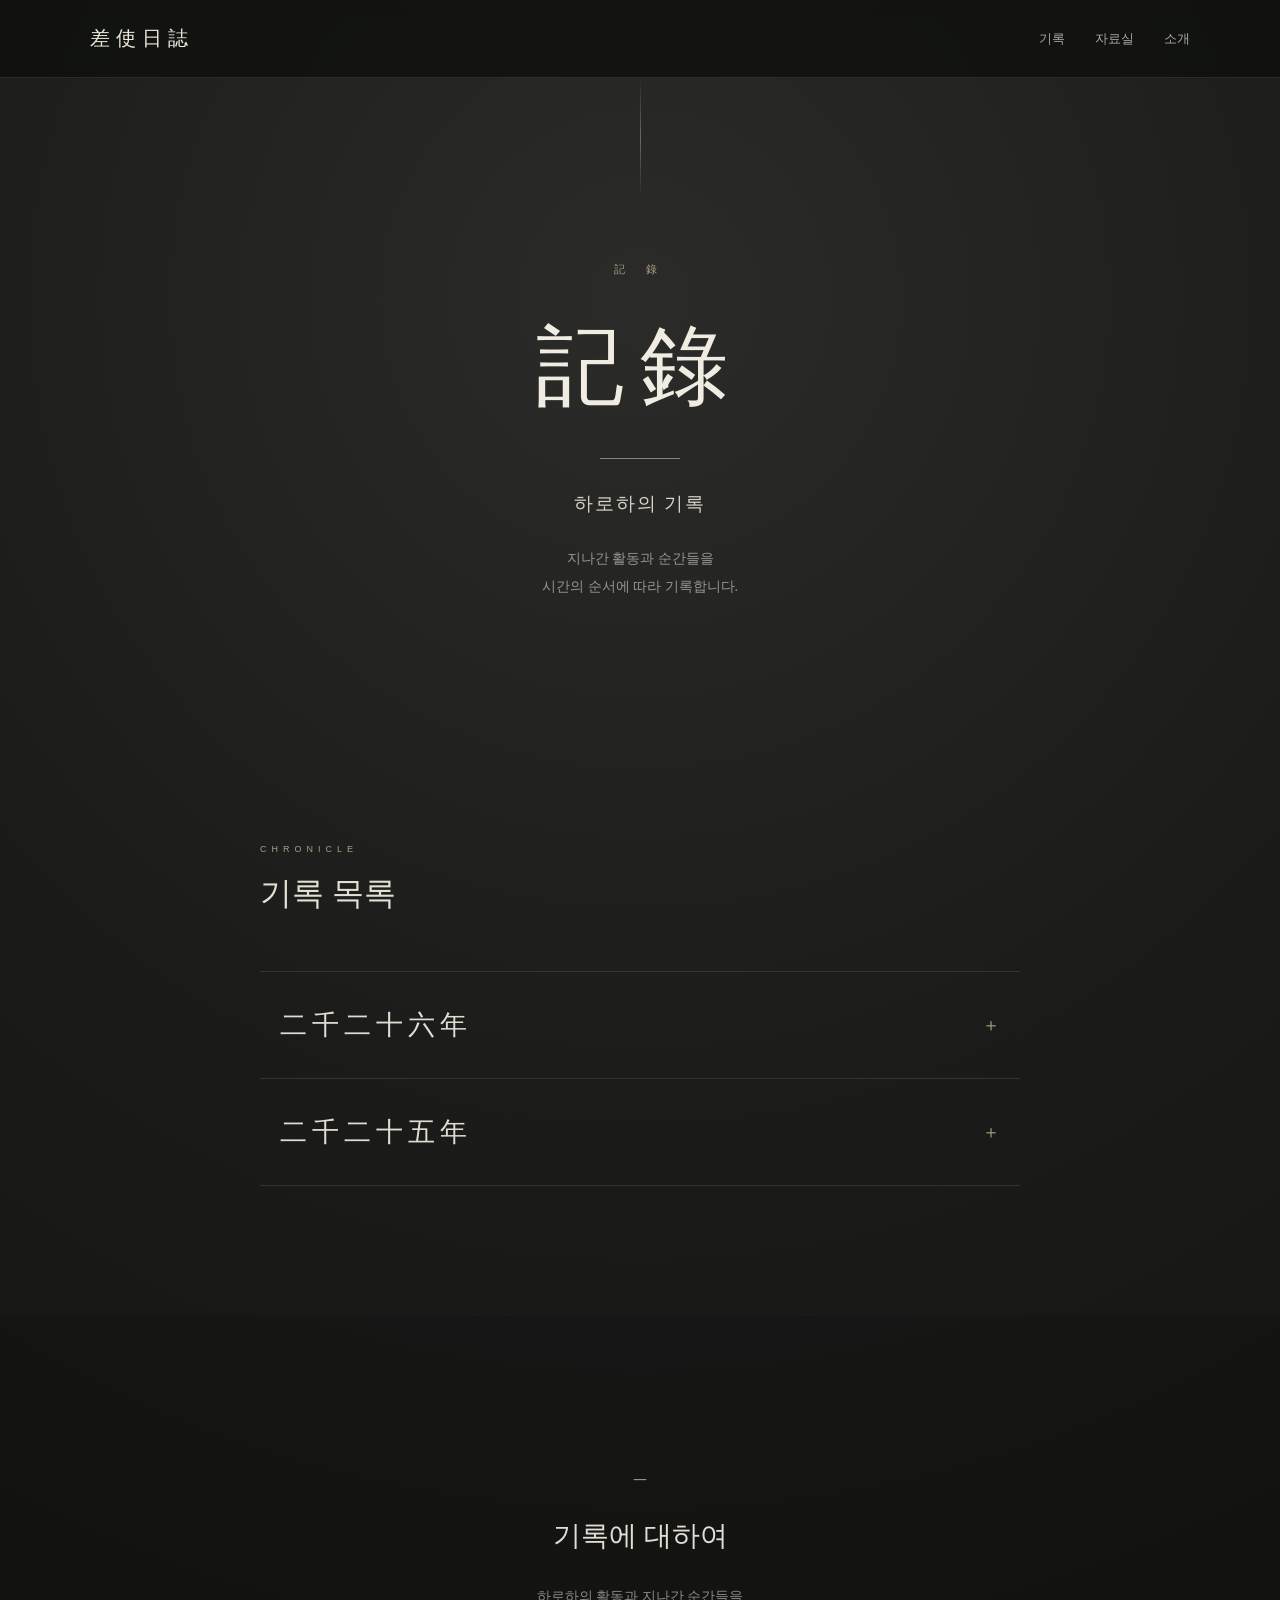
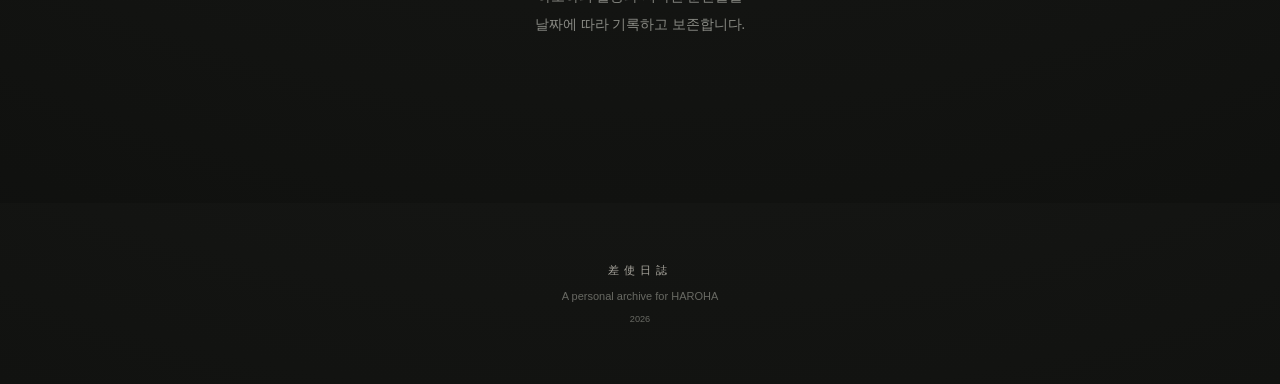
<file: records.html>
<!DOCTYPE html>
<html lang="ko">

<head>

    <meta charset="UTF-8">

    <meta name="viewport"
          content="width=device-width, initial-scale=1.0">

    <title>記錄 | 差使日誌</title>

    <link rel="stylesheet" href="style.css">

</head>


<body>


    <!-- =========================
         상단 메뉴
    ========================== -->

    <header>

        <a href="index.html" class="logo">
            差使日誌
        </a>


        <nav>

            <a href="records.html">
                기록
            </a>

            <a href="#">
                자료실
            </a>

            <a href="about.html">
                소개
            </a>

        </nav>

    </header>



    <!-- =========================
         메인
    ========================== -->

    <main>


        <!-- =========================
             제목
        ========================== -->

        <section class="hero">

            <div class="hero-mark">
                記 錄
            </div>


            <h1>
                記錄
            </h1>


            <div class="line"></div>


            <p class="hero-subtitle">
                하로하의 기록
            </p>


            <p class="hero-description">
                지나간 활동과 순간들을<br>
                시간의 순서에 따라 기록합니다.
            </p>

        </section>



        <!-- =========================
             기록 목록
        ========================== -->

        <section class="record-index">


            <!-- 제목 -->

            <div class="section-heading">

                <span>
                    CHRONICLE
                </span>


                <h2>
                    기록 목록
                </h2>

            </div>



            <!-- =========================
                 2026년
            ========================== -->

            <details class="year">

                <summary>

                    <span class="year-number">
                        二千二十六年
                    </span>


                    <span class="year-arrow">
                        ＋
                    </span>

                </summary>


                <div class="month-list">


                    <a href="records-2026-08.html"
                       class="month">

                        <span>
                            八月
                        </span>

                        <small>
                            2026.08
                        </small>

                    </a>


                    <a href="records-2026-07.html"
                       class="month">

                        <span>
                            七月
                        </span>

                        <small>
                            2026.07
                        </small>

                    </a>


                    <a href="records-2026-06.html"
                       class="month">

                        <span>
                            六月
                        </span>

                        <small>
                            2026.06
                        </small>

                    </a>


                </div>

            </details>



            <!-- =========================
                 2025년
            ========================== -->

            <details class="year">

                <summary>

                    <span class="year-number">
                        二千二十五年
                    </span>


                    <span class="year-arrow">
                        ＋
                    </span>

                </summary>


                <div class="month-list">


                    <a href="records-2025-09.html"
                       class="month">

                        <span>
                            九月
                        </span>

                        <small>
                            2025.09
                        </small>

                    </a>


                </div>

            </details>



        </section>



        <!-- =========================
             안내
        ========================== -->

        <section class="about">


            <div class="about-symbol">
                ㅡ
            </div>


            <h2>
                기록에 대하여
            </h2>


            <p>
                하로하의 활동과 지나간 순간들을<br>
                날짜에 따라 기록하고 보존합니다.
            </p>


        </section>


    </main>



    <!-- =========================
         하단
    ========================== -->

    <footer>


        <div>
            差使日誌
        </div>


        <p>
            A personal archive for HAROHA
        </p>


        <small>
            2026
        </small>


    </footer>


</body>

</html>
</file>
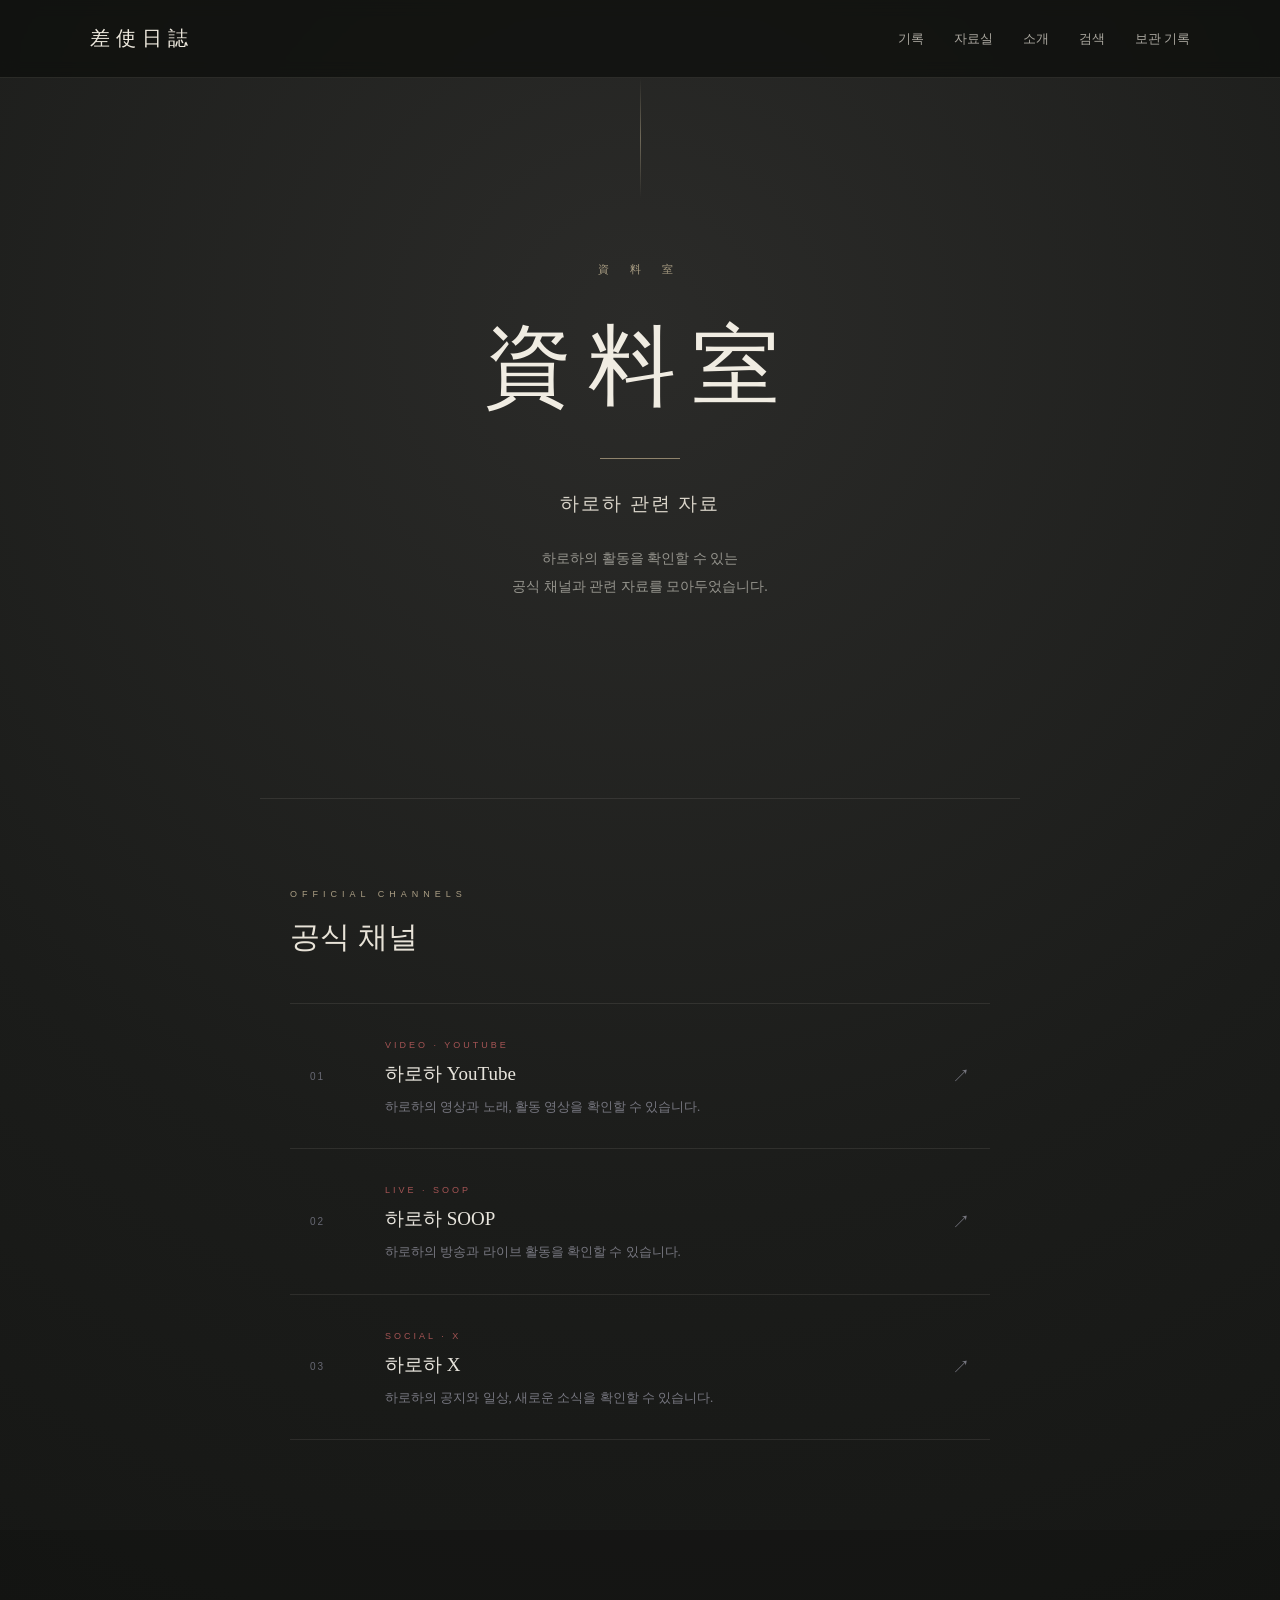
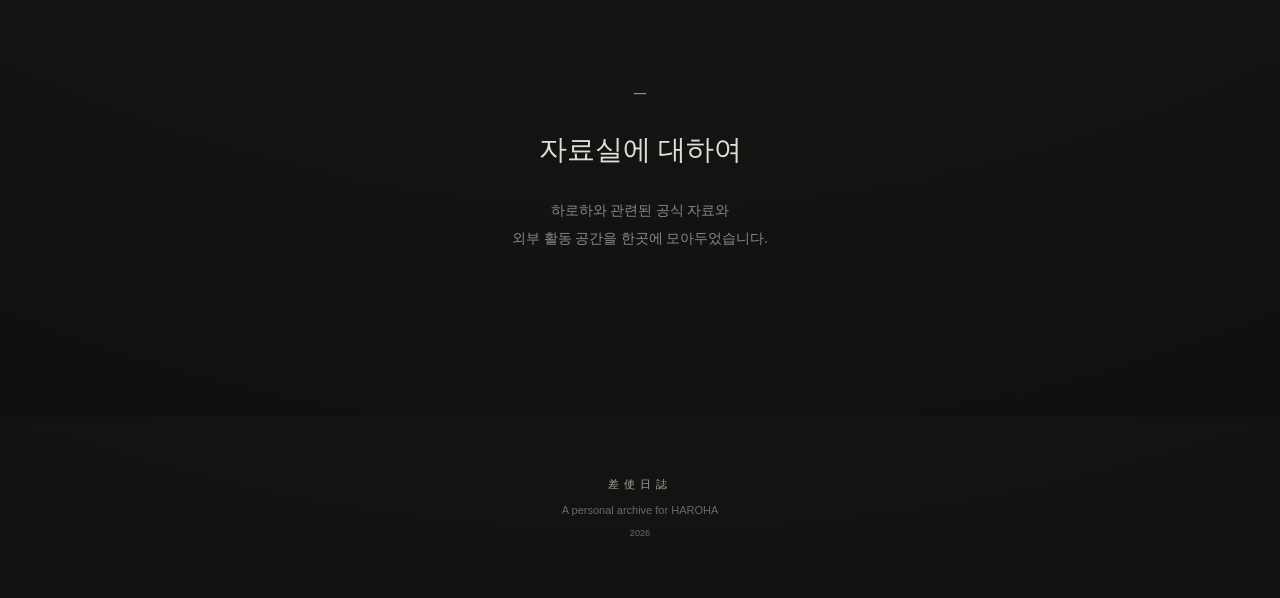
<file: resources.html>
<!DOCTYPE html>
<html lang="ko">

<head>

    <meta charset="UTF-8">

    <meta name="viewport"
          content="width=device-width, initial-scale=1.0">

    <title>資料室 | 差使日誌</title>

    <link rel="stylesheet" href="style.css">

</head>


<body>


    <!-- =========================
         상단 메뉴
    ========================== -->

    <header>

        <a href="index.html" class="logo">
            差使日誌
        </a>


        <nav>

            <a href="records.html">
                기록
            </a>

            <a href="resources.html">
                자료실
            </a>

            <a href="about.html">
                소개
            </a>

            <a href="search.html">
                검색
            </a>

            <a href="bookmarks.html">
                보관 기록
            </a>
            
        </nav>

    </header>



    <!-- =========================
         메인
    ========================== -->

    <main>


        <!-- 제목 -->

        <section class="hero">

            <div class="hero-mark">
                資 料 室
            </div>


            <h1>
                資料室
            </h1>


            <div class="line"></div>


            <p class="hero-subtitle">
                하로하 관련 자료
            </p>


            <p class="hero-description">
                하로하의 활동을 확인할 수 있는<br>
                공식 채널과 관련 자료를 모아두었습니다.
            </p>

        </section>



        <!-- =========================
             공식 채널
        ========================== -->

        <section class="archive-section resources-list">


            <div class="archive-label">
                OFFICIAL CHANNELS
            </div>


            <h2>
                공식 채널
            </h2>


            <!-- YouTube -->

            <a href="https://www.youtube.com/@haroha11"
               class="resource-card"
               target="_blank"
               rel="noopener noreferrer">

                <div class="resource-number">
                    01
                </div>


                <div class="resource-content">

                    <span class="resource-type">
                        VIDEO · YOUTUBE
                    </span>

                    <h3>
                        하로하 YouTube
                    </h3>

                    <p>
                        하로하의 영상과 노래, 활동 영상을 확인할 수 있습니다.
                    </p>

                </div>


                <div class="resource-arrow">
                    ↗
                </div>

            </a>



            <!-- SOOP -->

            <a href="https://www.sooplive.co.kr/station/haroha"
               class="resource-card"
               target="_blank"
               rel="noopener noreferrer">

                <div class="resource-number">
                    02
                </div>


                <div class="resource-content">

                    <span class="resource-type">
                        LIVE · SOOP
                    </span>

                    <h3>
                        하로하 SOOP
                    </h3>

                    <p>
                        하로하의 방송과 라이브 활동을 확인할 수 있습니다.
                    </p>

                </div>


                <div class="resource-arrow">
                    ↗
                </div>

            </a>



            <!-- X -->

            <a href="https://x.com/haro_hi_"
               class="resource-card"
               target="_blank"
               rel="noopener noreferrer">

                <div class="resource-number">
                    03
                </div>


                <div class="resource-content">

                    <span class="resource-type">
                        SOCIAL · X
                    </span>

                    <h3>
                        하로하 X
                    </h3>

                    <p>
                        하로하의 공지와 일상, 새로운 소식을 확인할 수 있습니다.
                    </p>

                </div>


                <div class="resource-arrow">
                    ↗
                </div>

            </a>


        </section>



        <!-- =========================
             안내
        ========================== -->

        <section class="about">

            <div class="about-symbol">
                ㅡ
            </div>


            <h2>
                자료실에 대하여
            </h2>


            <p>
                하로하와 관련된 공식 자료와<br>
                외부 활동 공간을 한곳에 모아두었습니다.
            </p>

        </section>


    </main>



    <!-- =========================
         하단
    ========================== -->

    <footer>

        <div>
            差使日誌
        </div>


        <p>
            A personal archive for HAROHA
        </p>


        <small>
            2026
        </small>

    </footer>


</body>

</html>
</file>
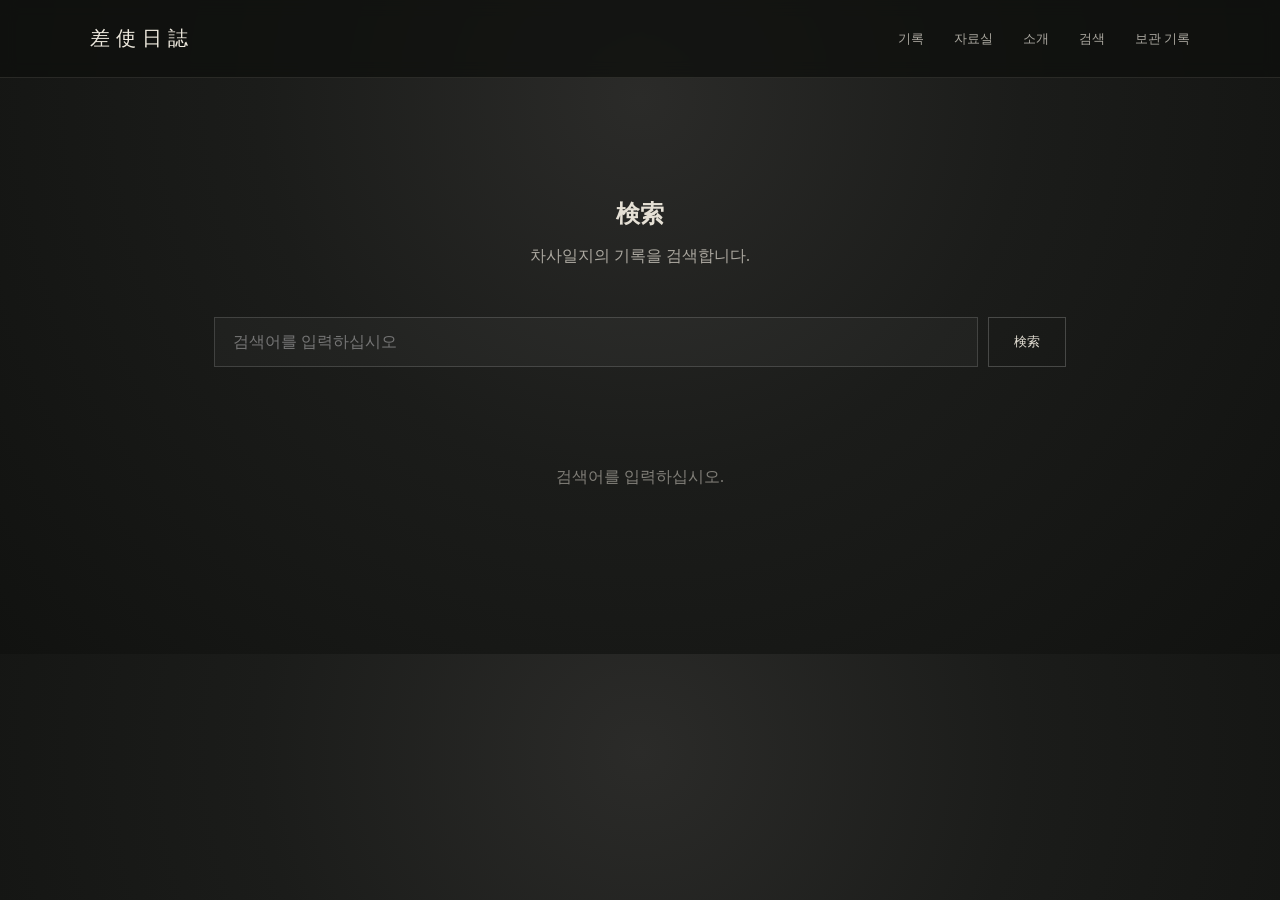
<file: search.html>
<!DOCTYPE html>
<html lang="ko">

<head>

    <meta charset="UTF-8">

    <meta name="viewport"
          content="width=device-width, initial-scale=1.0">

    <title>検索 | 差使日誌</title>

    <link rel="stylesheet" href="style.css">

</head>


<body>


    <header>

        <a href="index.html" class="logo">
            差使日誌
        </a>

        <nav>
<nav>

    <a href="records.html">
        기록
    </a>

    <a href="resources.html">
        자료실
    </a>

    <a href="about.html">
        소개
    </a>

    <a href="search.html">
        검색
    </a>

    <a href="bookmarks.html">
        보관 기록
    </a>
    
</nav>

    </header>



    <main class="search-page">

        <section class="search-header">

            <h1>検索</h1>

            <p>
                차사일지의 기록을 검색합니다.
            </p>

        </section>



        <section class="search-form">

            <input
                type="text"
                id="searchInput"
                placeholder="검색어를 입력하십시오"
                onkeydown="if(event.key === 'Enter') searchRecords()"
            >

            <button onclick="searchRecords()">
                検索
            </button>

        </section>



        <section
            id="searchResults"
            class="search-results"
        >

            <p class="search-message">
                검색어를 입력하십시오.
            </p>

        </section>

    </main>



    <script src="search.js"></script>

</body>

</html>
</file>
<file: style.css>
/* =========================================================
   差使日誌
   HAROHA ARCHIVE
   Archive / Chronicle Style
========================================================= */

* {
    box-sizing: border-box;
}

html {
    scroll-behavior: smooth;
}

body {
    margin: 0;

    background:
        radial-gradient(
            circle at 50% 15%,
            #2b2b29 0%,
            #1b1c1a 45%,
            #111210 100%
        );

    color: #e5e0d5;

    font-family:
        "Noto Serif KR",
        "Batang",
        serif;
}


/* =========================================================
   Header
========================================================= */

header {
    height: 78px;

    display: flex;
    align-items: center;
    justify-content: space-between;

    padding: 0 7%;

    border-bottom: 1px solid rgba(220, 215, 200, 0.12);

    background: rgba(15, 16, 14, 0.78);

    backdrop-filter: blur(8px);

    position: relative;
    z-index: 10;
}


/* 로고 */

.logo {
    font-size: 20px;

    letter-spacing: 6px;

    color: #eee9de;

    text-decoration: none;

    transition: 0.2s;
}

.logo:hover {
    color: #b4aa95;
}


/* 메뉴 */

nav {
    display: flex;

    gap: 30px;
}

nav a {
    color: #aaa79f;

    text-decoration: none;

    font-size: 13px;

    transition: 0.2s;
}

nav a:hover {
    color: #b4aa95;
}


/* =========================================================
   Hero
========================================================= */

.hero {
    min-height: 720px;

    display: flex;
    flex-direction: column;

    align-items: center;
    justify-content: center;

    text-align: center;

    padding: 100px 20px;

    position: relative;
}


/* 위에서 내려오는 세로선 */

.hero::before {
    content: "";

    position: absolute;

    width: 1px;
    height: 120px;

    background:
        linear-gradient(
            transparent,
            rgba(170, 158, 130, 0.55),
            transparent
        );

    top: 0;
}


/* 작은 한자 */

.hero-mark {
    font-size: 11px;

    letter-spacing: 9px;

    color: #a99d83;

    margin-bottom: 30px;
}


/* 메인 제목 */

.hero h1 {
    margin: 0;

    font-size: clamp(55px, 8vw, 88px);

    font-weight: 400;

    letter-spacing: 16px;

    color: #f0ece2;
}


/* 제목 아래 선 */

.line {
    width: 80px;

    height: 1px;

    background: #8f836c;

    margin: 32px 0;
}


/* 부제 */

.hero-subtitle {
    margin: 0;

    font-size: 19px;

    letter-spacing: 2px;

    color: #d8d3c8;
}


/* 설명 */

.hero-description {
    margin-top: 28px;

    line-height: 2;

    font-size: 14px;

    color: #96958e;
}


/* 메인 버튼 */

.main-button {
    margin-top: 40px;

    padding: 14px 34px;

    border: 1px solid #716856;

    color: #c8bfae;

    text-decoration: none;

    font-size: 13px;

    letter-spacing: 2px;

    transition: 0.25s;
}

.main-button:hover {
    background: #716856;

    color: #f8f5ed;
}


/* =========================================================
   Profile
========================================================= */

.profile {
    max-width: 900px;

    margin: auto;

    padding: 110px 30px;

    text-align: center;

    border-top: 1px solid rgba(220, 215, 200, 0.1);

    border-bottom: 1px solid rgba(220, 215, 200, 0.1);
}


/* HAROHA */

.profile-label {
    font-family: sans-serif;

    font-size: 10px;

    letter-spacing: 7px;

    color: #a99d83;
}


/* 이름 */

.profile h2 {
    margin: 20px 0 10px;

    font-size: 42px;

    font-weight: 400;

    color: #e8e3d8;
}


/* 직함 */

.profile-title {
    color: #b4aa95;

    font-size: 15px;
}


/* 설명 */

.profile-text {
    margin-top: 28px;

    color: #96958e;

    line-height: 2;
}


/* =========================================================
   Recent Records
========================================================= */

.recent {
    max-width: 950px;

    margin: auto;

    padding: 130px 30px;
}


/* 섹션 제목 */

.section-heading {
    margin-bottom: 55px;
}


.section-heading span {
    font-family: sans-serif;

    font-size: 9px;

    letter-spacing: 5px;

    color: #a99d83;
}


.section-heading h2 {
    margin-top: 16px;

    font-size: 32px;

    font-weight: 400;

    color: #e4dfd5;
}


/* 기록 */

.record {
    display: flex;

    gap: 45px;

    padding: 32px 10px;

    border-top: 1px solid rgba(220, 215, 200, 0.1);

    transition: 0.2s;
}


.record:last-child {
    border-bottom: 1px solid rgba(220, 215, 200, 0.1);
}


.record:hover {
    background: rgba(255, 255, 255, 0.025);

    padding-left: 20px;
}


/* 날짜 */

.record-date {
    width: 80px;

    flex-shrink: 0;

    font-family: sans-serif;

    font-size: 11px;

    line-height: 1.7;

    color: #6f706b;
}


.record-date strong {
    color: #aaa9a2;

    font-size: 14px;
}


/* 기록 내용 */

.record-content {
    flex: 1;
}


/* 카테고리 */

.record-category {
    font-family: sans-serif;

    font-size: 9px;

    letter-spacing: 2px;

    color: #a99d83;
}


/* 제목 */

.record h3 {
    margin: 10px 0;

    font-size: 18px;

    font-weight: 400;

    color: #ddd8cd;
}


/* 설명 */

.record p {
    margin: 0;

    font-size: 13px;

    color: #7f807b;
}


/* =========================================================
   About
========================================================= */

.about {
    padding: 150px 30px;

    text-align: center;

    background: rgba(0, 0, 0, 0.14);
}


.about-symbol {
    color: #a99d83;

    margin-bottom: 30px;
}


.about h2 {
    font-size: 28px;

    font-weight: 400;

    color: #e3ded3;
}


.about p {
    margin-top: 28px;

    color: #898a84;

    font-size: 14px;

    line-height: 2;
}


/* =========================================================
   Footer
========================================================= */

footer {
    padding: 60px 30px;

    text-align: center;

    color: #686963;

    font-family: sans-serif;

    font-size: 11px;
}


footer div {
    color: #aaa79f;

    letter-spacing: 5px;

    margin-bottom: 12px;
}


footer p {
    margin: 0 0 10px;
}


/* =========================================================
   Record Index
========================================================= */

.record-index {
    width: 100%;

    max-width: 820px;

    margin: 0 auto;

    padding: 40px 30px 130px;
}


/* 연도 */

.year {
    border-top: 1px solid rgba(220, 215, 200, 0.12);
}


.year:last-child {
    border-bottom: 1px solid rgba(220, 215, 200, 0.12);
}


/* 연도 제목 */

.year summary {
    list-style: none;

    cursor: pointer;

    display: flex;

    align-items: center;

    justify-content: space-between;

    width: 100%;

    padding: 35px 20px;

    transition: 0.25s;
}


.year summary::-webkit-details-marker {
    display: none;
}


.year summary:hover {
    background: rgba(255, 255, 255, 0.025);

    padding-left: 30px;

    padding-right: 30px;
}


/* 연도 숫자 */

.year-number {
    font-size: 27px;

    letter-spacing: 5px;

    color: #e1ddd3;
}


/* + 버튼 */

.year-arrow {
    font-family: sans-serif;

    font-size: 18px;

    font-weight: 300;

    color: #a99d83;

    transition: transform 0.25s;
}


.year[open] .year-arrow {
    transform: rotate(45deg);
}


/* 월 목록 */

.month-list {
    padding: 0 20px 25px 40px;
}


/* 월 */

.month {
    display: flex;

    align-items: center;

    justify-content: space-between;

    padding: 20px 15px;

    border-top: 1px solid rgba(220, 215, 200, 0.07);

    color: #bdb9af;

    text-decoration: none;

    transition: 0.25s;
}


.month:hover {
    background: rgba(255, 255, 255, 0.025);

    color: #c8bfae;

    padding-left: 25px;
}


/* 월 이름 */

.month span {
    font-size: 17px;

    letter-spacing: 3px;
}


/* 숫자 */

.month small {
    font-family: sans-serif;

    font-size: 10px;

    color: #686963;

    letter-spacing: 1px;
}


/* =========================================================
   Archive Information
========================================================= */

.archive-section {
    max-width: 760px;

    margin: 0 auto;

    padding: 90px 30px;

    border-top: 1px solid rgba(220, 215, 200, 0.1);
}


.archive-label {
    font-family: sans-serif;

    font-size: 9px;

    letter-spacing: 5px;

    color: #a99d83;

    margin-bottom: 18px;
}


.archive-section h2 {
    margin: 0 0 35px;

    font-size: 30px;

    font-weight: 400;

    color: #e8e3d8;
}


.archive-section p {
    margin: 0 0 20px;

    font-size: 14px;

    line-height: 2.1;

    color: #96958e;
}


.archive-section p:last-child {
    margin-bottom: 0;
}


/* =========================================================
   Record Detail
========================================================= */

.record-detail {
    max-width: 850px;

    margin: auto;

    padding: 140px 30px 120px;

    text-align: center;
}


/* 記錄 */

.record-detail-mark {
    font-family: sans-serif;

    font-size: 9px;

    letter-spacing: 6px;

    color: #a99d83;

    margin-bottom: 25px;
}


/* 기록 번호 */

.record-detail-number {
    margin: 0;

    font-family: sans-serif;

    font-size: 11px;

    letter-spacing: 3px;

    color: #777872;
}


/* 제목 */

.record-detail h1 {
    margin: 25px 0 0;

    font-size: 38px;

    font-weight: 400;

    letter-spacing: 2px;

    color: #eeeae0;
}


/* 제목 아래 선 */

.record-detail-line {
    width: 70px;

    height: 1px;

    background: #8f836c;

    margin: 35px auto;
}


/* 날짜 */

.record-detail-date {
    margin: 0;

    font-size: 14px;

    letter-spacing: 3px;

    color: #aaa79f;
}


/* =========================================================
   Document
========================================================= */

.record-document {
    margin-top: 80px;

    padding: 45px 55px;

    border-top: 1px solid rgba(220, 215, 200, 0.12);

    border-bottom: 1px solid rgba(220, 215, 200, 0.12);

    text-align: left;

    background: rgba(0, 0, 0, 0.1);
}


/* 문서 상단 */

.document-heading {
    display: flex;

    justify-content: space-between;

    padding-bottom: 20px;

    margin-bottom: 35px;

    border-bottom: 1px solid rgba(220, 215, 200, 0.08);

    font-family: sans-serif;

    font-size: 9px;

    letter-spacing: 2px;

    color: #a99d83;
}


/* 문서 내용 */

.record-document p {
    margin: 0 0 28px;

    font-size: 15px;

    line-height: 2.2;

    color: #aaa79f;
}


/* =========================================================
   Record Information
========================================================= */

.record-information {
    display: flex;

    justify-content: center;

    gap: 70px;

    margin-top: 60px;

    padding: 30px;

    border-top: 1px solid rgba(220, 215, 200, 0.08);

    border-bottom: 1px solid rgba(220, 215, 200, 0.08);
}


.record-information div {
    display: flex;

    flex-direction: column;

    gap: 10px;
}


.record-information span {
    font-family: sans-serif;

    font-size: 8px;

    letter-spacing: 2px;

    color: #74756f;
}


.record-information strong {
    font-size: 13px;

    font-weight: 400;

    color: #aaa79f;
}


/* =========================================================
   Record Navigation
========================================================= */

.record-navigation {
    display: flex;

    justify-content: space-between;

    margin-top: 55px;
}


.record-navigation a {
    color: #888982;

    text-decoration: none;

    font-size: 12px;

    transition: 0.2s;
}


.record-navigation a:hover {
    color: #b4aa95;
}


/* =========================================================
   Mobile
========================================================= */

@media (max-width: 700px) {

    header {
        height: auto;

        padding: 24px;

        flex-direction: column;

        gap: 20px;
    }


    nav {
        gap: 16px;

        flex-wrap: wrap;

        justify-content: center;
    }


    .hero {
        min-height: 620px;
    }


    .hero h1 {
        letter-spacing: 9px;
    }


    .record {
        gap: 20px;
    }


    .record-date {
        width: 65px;
    }


    .record-index {
        padding-left: 20px;

        padding-right: 20px;
    }


    .year-number {
        font-size: 22px;

        letter-spacing: 3px;
    }


    .month-list {
        padding-left: 15px;
    }


    .record-detail {
        padding: 100px 20px 80px;
    }


    .record-detail h1 {
        font-size: 28px;

        letter-spacing: 1px;
    }


    .record-document {
        padding: 30px 25px;
    }


    .record-information {
        gap: 25px;

        flex-wrap: wrap;
    }
}

a {
    text-decoration: none;
}

a,
a:visited,
a:hover,
a:active {
    text-decoration: none;
}

/* =========================
   Mobile Optimization
========================= */

@media (max-width: 700px) {

    body {
        overflow-x: hidden;
    }

    /* Header */

    header {
        height: auto;
        min-height: 70px;
        padding: 18px 20px;

        flex-direction: row;
        gap: 15px;
    }

    .logo {
        font-size: 15px;
        letter-spacing: 3px;
        white-space: nowrap;
    }

    nav {
        gap: 12px;
    }

    nav a {
        font-size: 11px;
        white-space: nowrap;
    }


    /* Hero */

    .hero {
        min-height: 580px;
        padding: 80px 20px;
    }

    .hero h1 {
        font-size: 48px;
        letter-spacing: 8px;
    }

    .hero-mark {
        font-size: 9px;
        letter-spacing: 6px;
    }

    .hero-subtitle {
        font-size: 17px;
    }

    .hero-description {
        font-size: 13px;
        line-height: 2;
    }


    /* Recent Records */

    .recent {
        padding: 90px 20px;
    }

    .section-heading h2 {
        font-size: 27px;
    }

    .record {
        gap: 15px;
        padding: 25px 5px;
    }

    .record-date {
        width: 60px;
        font-size: 10px;
    }

    .record-date strong {
        font-size: 12px;
    }

    .record h3 {
        font-size: 16px;
        line-height: 1.5;
    }

    .record p {
        font-size: 12px;
        line-height: 1.7;
    }


    /* Record Index */

    .record-index {
        width: 100%;
        padding: 30px 20px 90px;
    }

    .year summary {
        padding: 28px 10px;
    }

    .year-number {
        font-size: 20px;
        letter-spacing: 2px;
    }

    .year-arrow {
        font-size: 16px;
    }

    .month-list {
        padding: 0 5px 15px 15px;
    }

    .month {
        padding: 17px 10px;
    }

    .month span {
        font-size: 15px;
        letter-spacing: 2px;
    }


    /* Record Detail */

    .record-detail {
        width: 100%;
        padding: 80px 18px 70px;
    }

    .record-detail-mark {
        font-size: 8px;
        letter-spacing: 4px;
    }

    .record-detail-number {
        font-size: 10px;
    }

    .record-detail h1 {
        font-size: 27px;
        line-height: 1.6;
        letter-spacing: 0;
        word-break: keep-all;
    }

    .record-detail-date {
        font-size: 12px;
        letter-spacing: 1px;
    }


    /* Document */

    .record-document {
        margin-top: 55px;
        padding: 28px 20px;
    }

    .document-heading {
        font-size: 8px;
        letter-spacing: 1px;
        gap: 10px;
    }

    .record-document p {
        font-size: 14px;
        line-height: 2;
        word-break: keep-all;
        overflow-wrap: break-word;
    }


    /* Record Information */

    .record-information {
        gap: 20px;
        padding: 25px 10px;
        flex-wrap: wrap;
    }

    .record-information div {
        min-width: 70px;
    }

    .record-information strong {
        font-size: 12px;
    }


    /* Navigation */

    .record-navigation {
        gap: 20px;
        flex-wrap: wrap;
    }

    .record-navigation a {
        font-size: 11px;
    }


    /* About */

    .about {
        padding: 100px 20px;
    }

    .about h2 {
        font-size: 24px;
    }

    .about p {
        font-size: 13px;
        line-height: 2;
    }


    /* Footer */

    footer {
        padding: 45px 20px;
    }

}
```css
/* =========================
   Archive
========================= */

.archive-card {

    display: flex;

    align-items: center;

    gap: 30px;

    padding: 30px 20px;

    border-top: 1px solid rgba(220, 215, 200, 0.1);

    color: #bdbab2;

    text-decoration: none;

    transition: 0.25s;
}


.archive-card:last-child {

    border-bottom: 1px solid rgba(220, 215, 200, 0.1);
}


.archive-card:hover {

    background: rgba(255, 255, 255, 0.025);

    padding-left: 30px;
}


.archive-card-number {

    width: 45px;

    flex-shrink: 0;

    font-family: sans-serif;

    font-size: 11px;

    letter-spacing: 2px;

    color: #666772;
}


.archive-card-content {

    flex: 1;
}


.archive-card-content span {

    font-family: sans-serif;

    font-size: 9px;

    letter-spacing: 3px;

    color: #a45454;
}


.archive-card-content h3 {

    margin: 9px 0;

    font-size: 19px;

    font-weight: 400;

    color: #e3dfd7;
}


.archive-card-content p {

    margin: 0;

    font-size: 13px;

    line-height: 1.8;

    color: #777780;
}


.archive-card-arrow {

    font-family: sans-serif;

    font-size: 17px;

    color: #777780;

    transition: 0.25s;
}


.archive-card:hover .archive-card-arrow {

    color: #c87575;

    transform: translateX(5px);
}


/* =========================
   Archive Mobile
========================= */

@media (max-width: 700px) {

    .archive-card {

        gap: 18px;

        padding: 25px 10px;
    }


    .archive-card:hover {

        padding-left: 15px;
    }


    .archive-card-number {

        width: 30px;

        font-size: 9px;
    }


    .archive-card-content h3 {

        font-size: 17px;
    }


    .archive-card-content p {

        font-size: 12px;
    }


    .archive-card-arrow {

        font-size: 14px;
    }

}
```css
/* =========================
   Resources
========================= */

.resources-list {
    padding-top: 30px;
    padding-bottom: 120px;
}


.resources-list h2 {
    margin-bottom: 45px;
}


/* Resource Card */

.resource-card {

    display: flex;

    align-items: center;

    gap: 30px;

    padding: 30px 20px;

    border-top: 1px solid rgba(220, 215, 200, 0.1);

    color: #e8e5dd;

    text-decoration: none;

    transition: 0.25s;
}


.resource-card:last-child {

    border-bottom: 1px solid rgba(220, 215, 200, 0.1);
}


.resource-card:hover {

    background: rgba(255, 255, 255, 0.025);

    padding-left: 30px;
}


/* Number */

.resource-number {

    width: 45px;

    flex-shrink: 0;

    font-family: sans-serif;

    font-size: 10px;

    letter-spacing: 2px;

    color: #666772;
}


/* Content */

.resource-content {

    flex: 1;
}


.resource-type {

    font-family: sans-serif;

    font-size: 9px;

    letter-spacing: 3px;

    color: #a45454;
}


.resource-content h3 {

    margin: 9px 0 8px;

    font-size: 19px;

    font-weight: 400;

    color: #e8e5dd;
}


.resource-content p {

    margin: 0;

    font-size: 13px;

    line-height: 1.8;

    color: #777780;
}


/* Arrow */

.resource-arrow {

    font-family: sans-serif;

    font-size: 18px;

    color: #777780;

    transition: 0.25s;
}


.resource-card:hover .resource-arrow {

    color: #c87575;

    transform: translate(3px, -3px);
}


/* =========================
   Mobile
========================= */

@media (max-width: 700px) {

    .resources-list {

        padding-left: 20px;

        padding-right: 20px;
    }


    .resource-card {

        gap: 15px;

        padding: 25px 10px;
    }


    .resource-card:hover {

        padding-left: 15px;
    }


    .resource-number {

        width: 30px;

        font-size: 9px;
    }


    .resource-content h3 {

        font-size: 17px;
    }


    .resource-content p {

        font-size: 12px;

        line-height: 1.7;
    }


    .resource-arrow {

        font-size: 16px;
    }

}
/* ================================
   SEARCH
================================ */

.search-page {
    max-width: 900px;
    margin: 0 auto;
    padding: 100px 24px;
}


.search-header {
    text-align: center;
    margin-bottom: 50px;
}


.search-header h1 {
    margin-bottom: 15px;
}


.search-header p {
    opacity: 0.7;
}


.search-form {
    display: flex;
    gap: 10px;
    margin-bottom: 50px;
}


.search-form input {
    flex: 1;

    padding: 15px 18px;

    border: 1px solid rgba(255,255,255,0.15);

    background: rgba(255,255,255,0.03);

    color: inherit;

    font-family: inherit;

    font-size: 16px;
}


.search-form button {
    padding: 15px 25px;

    border: 1px solid rgba(255,255,255,0.2);

    background: transparent;

    color: inherit;

    font-family: inherit;

    cursor: pointer;
}


.search-result {
    display: block;

    padding: 25px 0;

    border-top: 1px solid rgba(255,255,255,0.12);

    color: inherit;

    text-decoration: none;
}


.search-result:hover {
    opacity: 0.7;
}


.search-result-date {
    font-size: 13px;

    opacity: 0.5;

    margin-bottom: 8px;
}


.search-result-title {
    font-size: 20px;

    margin-bottom: 8px;
}


.search-result-description {
    font-size: 14px;

    opacity: 0.65;
}


.search-message {
    text-align: center;

    opacity: 0.5;

    padding: 50px 0;
}

.search-result-preview {
    font-size: 14px;
    line-height: 1.8;
    opacity: 0.7;
}

.search-result-preview mark {
    background: linear-gradient(
        transparent 20%,
        rgba(218, 188, 73, 0.65) 20%,
        rgba(218, 188, 73, 0.65) 85%,
        transparent 85%
    );

    color: inherit;
    padding: 1px 3px;
    font-weight: 700;
}

.record-nav-disabled {
    opacity: 0.3;
    cursor: default;
}

.record-bookmark {
    margin: 30px 0;
    text-align: center;
}


.bookmark-button {
    display: inline-flex;
    align-items: center;
    gap: 8px;

    padding: 10px 18px;

    background: transparent;

    border: 1px solid #d8d2c8;

    color: #555;

    font-family: inherit;

    cursor: pointer;

    transition:
        background 0.2s ease,
        color 0.2s ease,
        border-color 0.2s ease;
}


.bookmark-button:hover {
    background: #f5f1e8;
}


.bookmark-icon {
    font-size: 18px;
}


.bookmark-button.bookmarked {
    background: #f5f1e8;

    border-color: #b9aa8d;

    color: #6b5b3e;
}

/* =========================
   보관 기록
========================= */

.bookmark-index {
    max-width: 900px;
    margin: 0 auto;
    padding: 20px 20px 80px;
}


.bookmark-count {
    margin-bottom: 20px;

    font-size: 13px;

    color: #777;

    letter-spacing: 0.08em;
}



/* 기록 하나 */

.bookmark-record {
    position: relative;

    margin-bottom: 14px;

    border-top: 1px solid #ddd7ce;

    border-bottom: 1px solid #ddd7ce;

    background: #fff;

    transition:
        background 0.2s ease;
}


.bookmark-record:hover {
    background: #faf8f3;
}



/* 기록 링크 */

.bookmark-record-link {
    display: flex;

    align-items: center;

    min-height: 100px;

    padding: 22px 70px 22px 25px;

    color: inherit;

    text-decoration: none;
}



/* 기록 번호 */

.bookmark-record-mark {
    width: 90px;

    flex-shrink: 0;

    color: #888;

    font-size: 12px;

    letter-spacing: 0.08em;
}


.bookmark-record-mark strong {
    display: block;

    margin-top: 5px;

    color: #333;

    font-size: 18px;

    font-weight: 500;
}



/* 기록 내용 */

.bookmark-record-content {
    flex: 1;
}


.bookmark-record-date {
    display: block;

    margin-bottom: 7px;

    color: #999;

    font-size: 12px;

    letter-spacing: 0.04em;
}


.bookmark-record-content h3 {
    margin: 0;

    color: #333;

    font-size: 18px;

    font-weight: 500;

    line-height: 1.5;
}



/* 화살표 */

.bookmark-record-arrow {
    position: absolute;

    right: 25px;

    top: 50%;

    transform: translateY(-50%);

    color: #999;

    font-size: 20px;

    transition:
        transform 0.2s ease,
        color 0.2s ease;
}


.bookmark-record:hover
.bookmark-record-arrow {
    color: #555;

    transform:
        translate(5px, -50%);
}



/* 보관 해제 */

.bookmark-remove {
    position: absolute;

    right: 22px;

    bottom: 10px;

    padding: 3px 7px;

    border: none;

    background: transparent;

    color: #aaa;

    font-family: inherit;

    font-size: 11px;

    cursor: pointer;
}


.bookmark-remove:hover {
    color: #777;

    text-decoration: underline;
}



/* 보관 기록이 없을 때 */

.bookmark-empty-box {
    padding: 70px 20px;

    border-top: 1px solid #ddd7ce;

    border-bottom: 1px solid #ddd7ce;

    text-align: center;
}


.bookmark-empty-symbol {
    margin-bottom: 15px;

    color: #aaa;

    font-size: 36px;
}


.bookmark-empty-box h3 {
    margin: 0 0 10px;

    color: #555;

    font-size: 18px;

    font-weight: 500;
}


.bookmark-empty-box p {
    margin: 0 0 25px;

    color: #999;

    font-size: 13px;

    line-height: 1.8;
}


.bookmark-empty-link {
    display: inline-block;

    padding: 9px 16px;

    border: 1px solid #d8d2c8;

    color: #666;

    text-decoration: none;

    font-size: 13px;

    transition:
        background 0.2s ease;
}


.bookmark-empty-link:hover {
    background: #f5f1e8;
}



/* 작은 화면 */

@media (max-width: 600px) {

    .bookmark-index {
        padding-left: 15px;
        padding-right: 15px;
    }


    .bookmark-record-link {
        padding: 18px 45px 35px 18px;
    }


    .bookmark-record-mark {
        width: 65px;
    }


    .bookmark-record-content h3 {
        font-size: 15px;
    }


    .bookmark-remove {
        right: 18px;
        bottom: 8px;
    }

}
</file>
